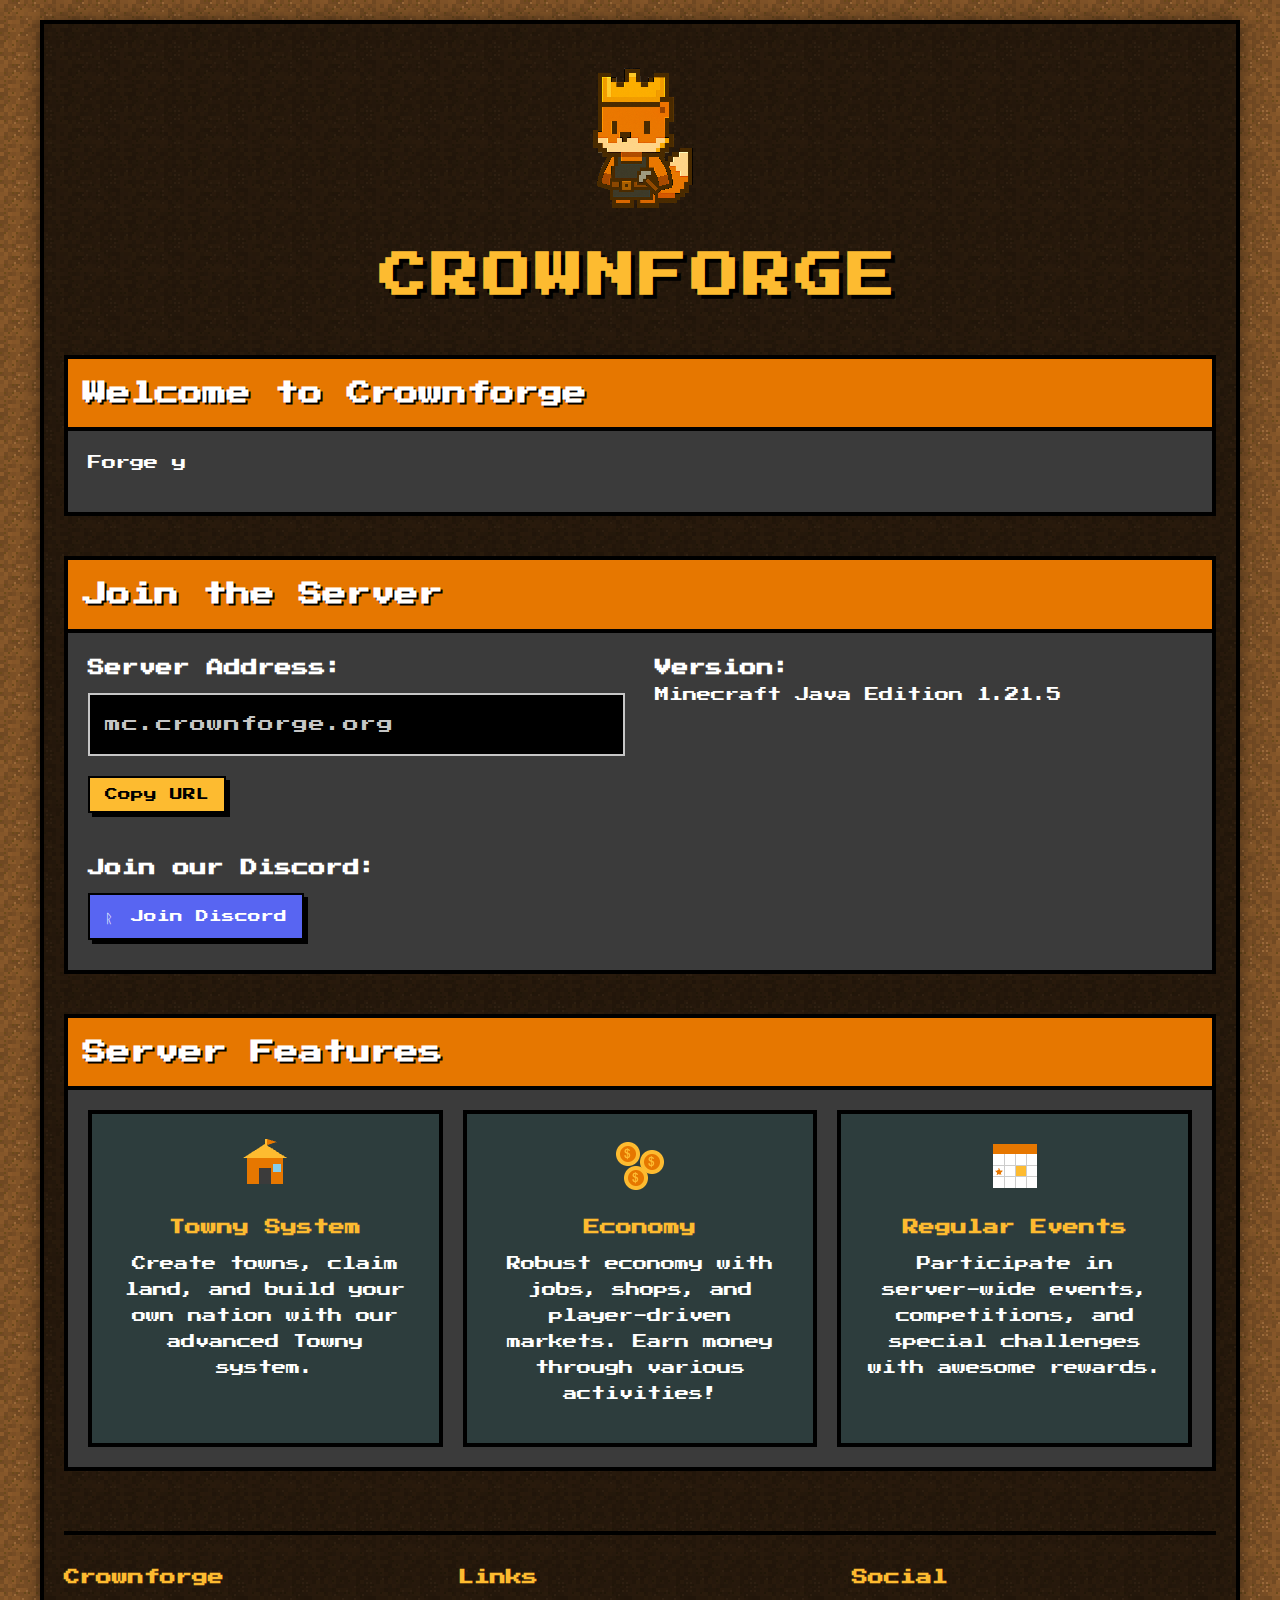
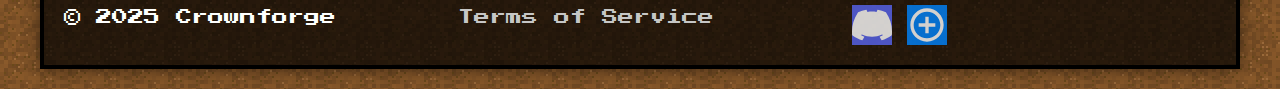
<file: index.html>
<!DOCTYPE html>
<html lang="en">
<head>
    <meta charset="UTF-8">
    <meta name="viewport" content="width=device-width, initial-scale=1.0">
    <meta name="description" content="Crownforge is a Towny-based Minecraft server focused on economy, conquest, and player-driven governance. Join our thriving community today!">
    <title>Crownforge - Minecraft Server</title>
    <link rel="stylesheet" href="styles.css">
    <link rel="icon" href="images/logo.png" type="image/png">
    <!-- Google Fonts - Press Start 2P for pixel style -->
    <link rel="preconnect" href="https://fonts.googleapis.com">
    <link rel="preconnect" href="https://fonts.gstatic.com" crossorigin>
    <link href="https://fonts.googleapis.com/css2?family=Press+Start+2P&display=swap" rel="stylesheet">
    <!-- Preload critical assets -->
    <link rel="preload" href="images/logo.png" as="image">
    <link rel="preload" href="images/dirt-bg.png" as="image">
</head>
<body>
    <div class="minecraft-container">
        <!-- Header with Logo and Mascot -->
        <header>
            <div class="logo-container">
                <img src="images/logo.png" 
                     srcset="images/logo.png 144w"
                     sizes="(max-width: 480px) 100px, (max-width: 768px) 120px, 200px"
                     alt="Crownforge Logo" 
                     class="logo"
                     width="144" 
                     height="144"
                     loading="eager">
            </div>
            <h1 class="server-title">CROWNFORGE</h1>
        </header>

        <!-- Welcome/Lore Section -->
        <section class="minecraft-section" id="welcome">
            <div class="section-title">
                <h2>Welcome to Crownforge</h2>
            </div>
            <div class="section-content">
                <p>Forge your destiny in a world where towns rise and fall, economies flourish, and players govern their own lands. Crownforge is a Towny-based Minecraft server focused on economy, conquest, and player-driven governance.</p>
                <p>Join a thriving community where your actions shape the world. Build magnificent towns, form powerful nations, and leave your mark on the realm of Crownforge!</p>
            </div>
        </section>

        <!-- Join the Server Section -->
        <section class="minecraft-section" id="join">
            <div class="section-title">
                <h2>Join the Server</h2>
            </div>
            <div class="section-content">
                <div class="server-info">
                    <div class="server-ip">
                        <h3>Server Address:</h3>
                        <div class="minecraft-textbox" id="server-ip">mc.crownforge.org</div>
                        <button class="minecraft-button" onclick="copyToClipboard('mc.crownforge.org')">Copy URL</button>
                    </div>
                    <div class="server-version">
                        <h3>Version:</h3>
                        <p>Minecraft Java Edition 1.21.5</p>
                    </div>
                </div>
                <div class="discord-invite">
                    <h3>Join our Discord:</h3>
                    <a href="https://discord.gg/arxgzVQKK8" target="_blank" class="minecraft-button discord-button">
                        <span class="discord-icon">ᚱ</span> Join Discord
                    </a>
                </div>
            </div>
        </section>

        <!-- Features Section -->
        <section class="minecraft-section" id="features">
            <div class="section-title">
                <h2>Server Features</h2>
            </div>
            <div class="section-content features-grid">
                <div class="feature-card">
                    <div class="feature-icon towny-icon" aria-label="Towny System Icon"></div>
                    <h3>Towny System</h3>
                    <p>Create towns, claim land, and build your own nation with our advanced Towny system.</p>
                </div>
                <div class="feature-card">
                    <div class="feature-icon economy-icon" aria-label="Economy Icon"></div>
                    <h3>Economy</h3>
                    <p>Robust economy with jobs, shops, and player-driven markets. Earn money through various activities!</p>
                </div>
                <div class="feature-card">
                    <div class="feature-icon events-icon" aria-label="Events Icon"></div>
                    <h3>Regular Events</h3>
                    <p>Participate in server-wide events, competitions, and special challenges with awesome rewards.</p>
                </div>
            </div>
        </section>


        <!-- Footer -->
        <footer>
            <div class="footer-content">
                <div class="footer-section">
                    <h3>Crownforge</h3>
                    <p>&copy; 2025 Crownforge</p>
                </div>
                <div class="footer-section">
                    <h3>Links</h3>
                    <ul>
                        <li><a href="terms-of-service.html">Terms of Service</a></li>
                    </ul>
                </div>
                <div class="footer-section">
                    <h3>Social</h3>
                    <div class="social-links">
                        <a href="https://discord.gg/arxgzVQKK8" class="social-icon discord">Discord</a>
                        <a href="https://bsky.app/profile/crownforge.org" class="social-icon bluesky">Bluesky</a>
                    </div>
                </div>
            </div>
        </footer>
    </div>

    <script src="script.js" defer></script>
</body>
</html>
</file>
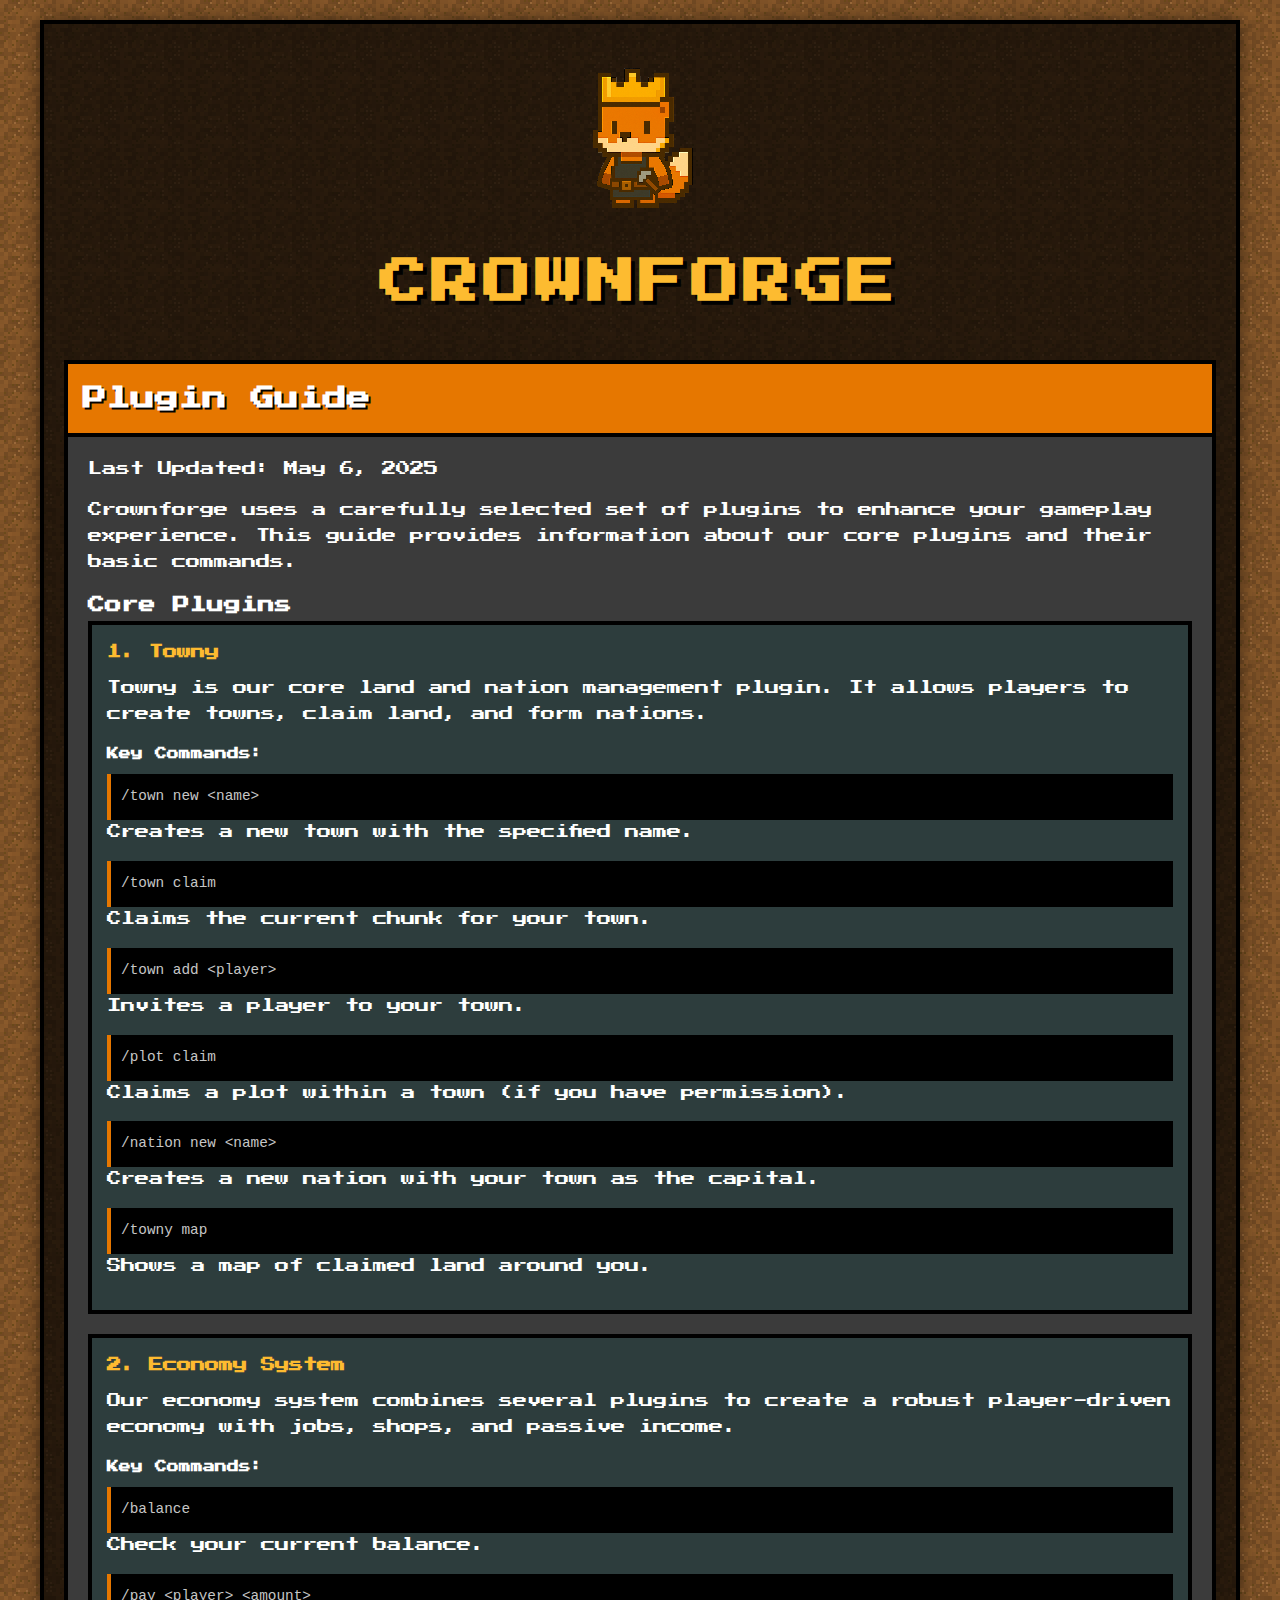
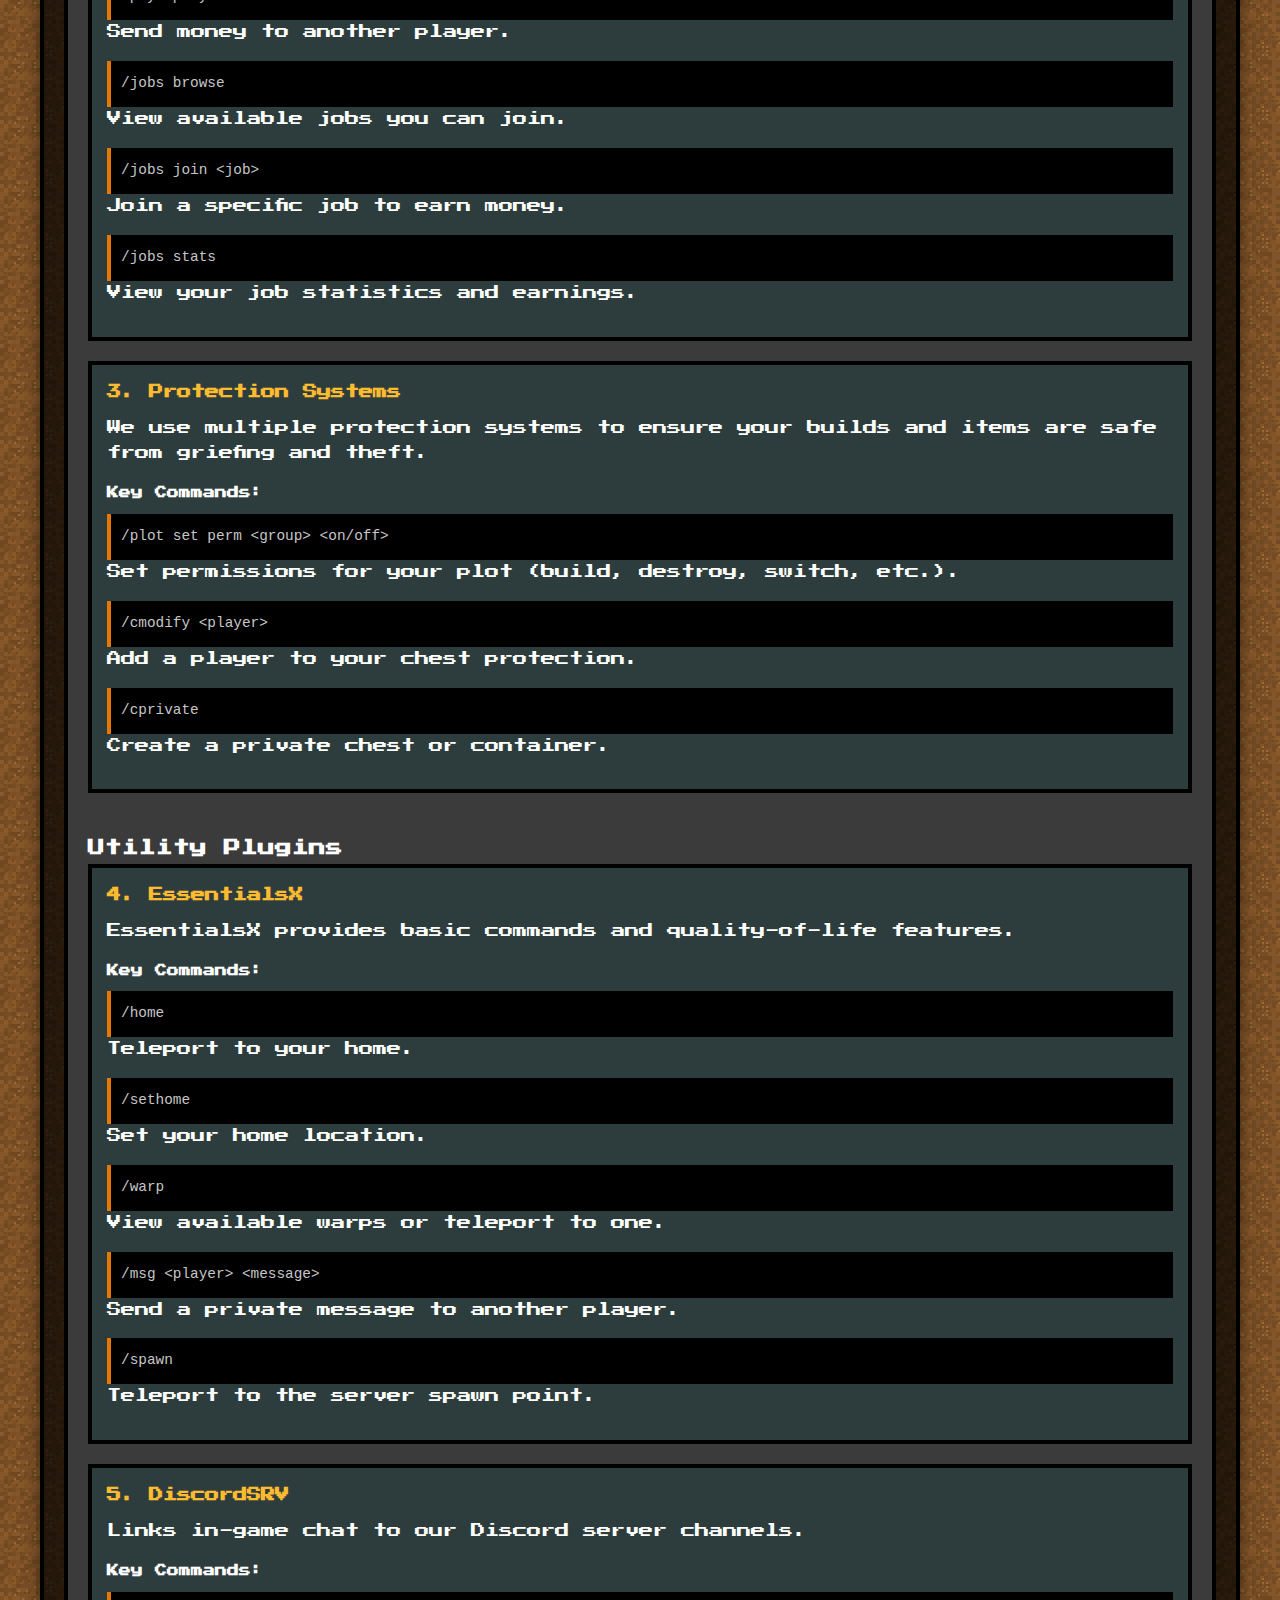
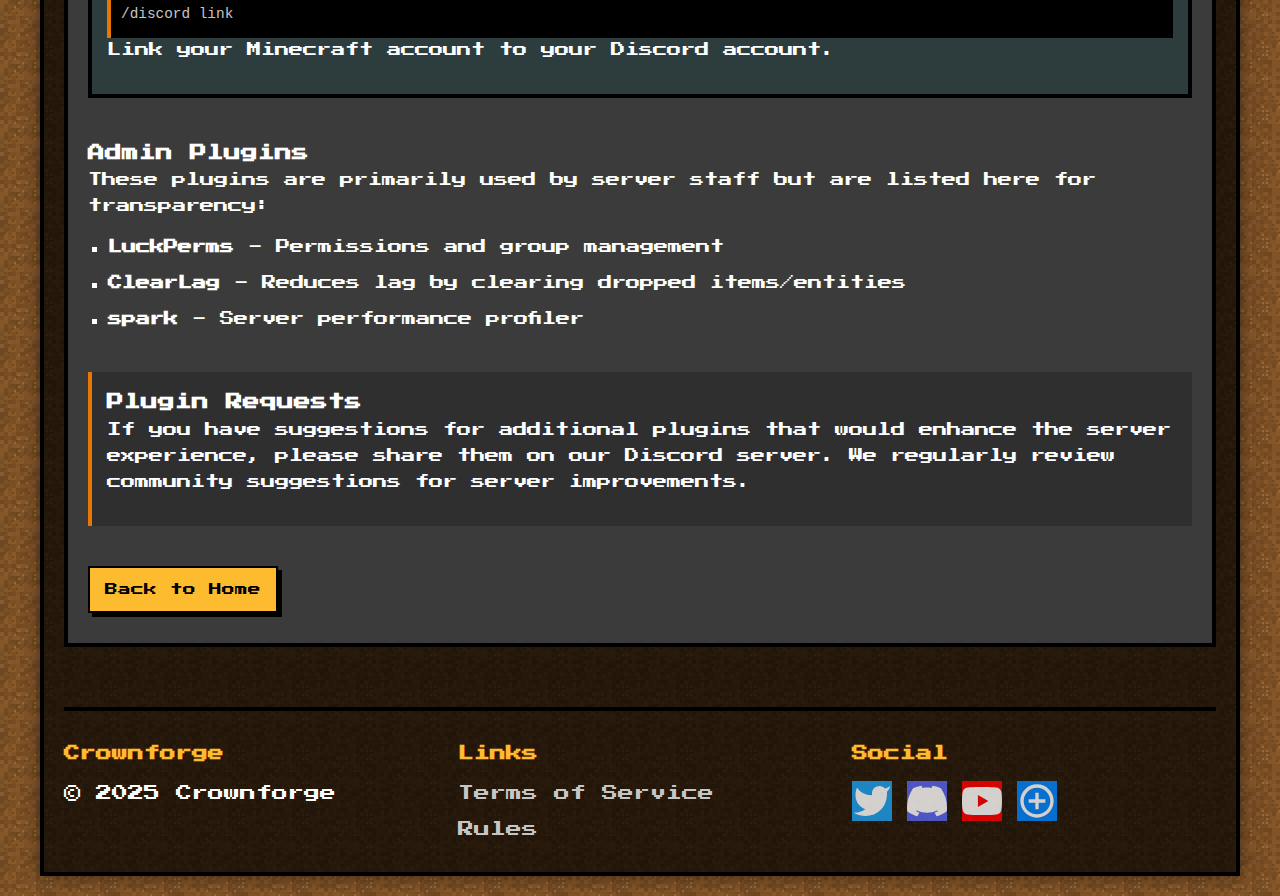
<file: plugin-guide.html>
<!DOCTYPE html>
<html lang="en">
<head>
    <meta charset="UTF-8">
    <meta name="viewport" content="width=device-width, initial-scale=1.0">
    <title>Plugin Guide - Crownforge</title>
    <link rel="stylesheet" href="styles.css">
    <link rel="icon" href="images/logo.png" type="image/png">
    <!-- Google Fonts - Press Start 2P for pixel style -->
    <link rel="preconnect" href="https://fonts.googleapis.com">
    <link rel="preconnect" href="https://fonts.gstatic.com" crossorigin>
    <link href="https://fonts.googleapis.com/css2?family=Press+Start+2P&display=swap" rel="stylesheet">
</head>
<body>
    <div class="minecraft-container">
        <!-- Header with Logo -->
        <header>
            <div class="logo-container">
                <a href="index.html"><img src="images/logo.png" alt="Crownforge Logo" class="logo"></a>
            </div>
            <h1 class="server-title">CROWNFORGE</h1>
        </header>

        <!-- Plugin Guide Section -->
        <section class="minecraft-section" id="plugin-guide">
            <div class="section-title">
                <h2>Plugin Guide</h2>
            </div>
            <div class="section-content">
                <p>Last Updated: May 6, 2025</p>
                <p>Crownforge uses a carefully selected set of plugins to enhance your gameplay experience. This guide provides information about our core plugins and their basic commands.</p>
                
                <div class="plugin-category">
                    <h3>Core Plugins</h3>
                    
                    <div class="plugin-details">
                        <h4>1. Towny</h4>
                        <p>Towny is our core land and nation management plugin. It allows players to create towns, claim land, and form nations.</p>
                        
                        <div class="command-section">
                            <h5>Key Commands:</h5>
                            <div class="command-example">/town new &lt;name&gt;</div>
                            <p>Creates a new town with the specified name.</p>
                            
                            <div class="command-example">/town claim</div>
                            <p>Claims the current chunk for your town.</p>
                            
                            <div class="command-example">/town add &lt;player&gt;</div>
                            <p>Invites a player to your town.</p>
                            
                            <div class="command-example">/plot claim</div>
                            <p>Claims a plot within a town (if you have permission).</p>
                            
                            <div class="command-example">/nation new &lt;name&gt;</div>
                            <p>Creates a new nation with your town as the capital.</p>
                            
                            <div class="command-example">/towny map</div>
                            <p>Shows a map of claimed land around you.</p>
                        </div>
                    </div>
                    
                    <div class="plugin-details">
                        <h4>2. Economy System</h4>
                        <p>Our economy system combines several plugins to create a robust player-driven economy with jobs, shops, and passive income.</p>
                        
                        <div class="command-section">
                            <h5>Key Commands:</h5>
                            <div class="command-example">/balance</div>
                            <p>Check your current balance.</p>
                            
                            <div class="command-example">/pay &lt;player&gt; &lt;amount&gt;</div>
                            <p>Send money to another player.</p>
                            
                            <div class="command-example">/jobs browse</div>
                            <p>View available jobs you can join.</p>
                            
                            <div class="command-example">/jobs join &lt;job&gt;</div>
                            <p>Join a specific job to earn money.</p>
                            
                            <div class="command-example">/jobs stats</div>
                            <p>View your job statistics and earnings.</p>
                        </div>
                    </div>
                    
                    <div class="plugin-details">
                        <h4>3. Protection Systems</h4>
                        <p>We use multiple protection systems to ensure your builds and items are safe from griefing and theft.</p>
                        
                        <div class="command-section">
                            <h5>Key Commands:</h5>
                            <div class="command-example">/plot set perm &lt;group&gt; &lt;on/off&gt;</div>
                            <p>Set permissions for your plot (build, destroy, switch, etc.).</p>
                            
                            <div class="command-example">/cmodify &lt;player&gt;</div>
                            <p>Add a player to your chest protection.</p>
                            
                            <div class="command-example">/cprivate</div>
                            <p>Create a private chest or container.</p>
                        </div>
                    </div>
                </div>
                
                <div class="plugin-category">
                    <h3>Utility Plugins</h3>
                    
                    <div class="plugin-details">
                        <h4>4. EssentialsX</h4>
                        <p>EssentialsX provides basic commands and quality-of-life features.</p>
                        
                        <div class="command-section">
                            <h5>Key Commands:</h5>
                            <div class="command-example">/home</div>
                            <p>Teleport to your home.</p>
                            
                            <div class="command-example">/sethome</div>
                            <p>Set your home location.</p>
                            
                            <div class="command-example">/warp</div>
                            <p>View available warps or teleport to one.</p>
                            
                            <div class="command-example">/msg &lt;player&gt; &lt;message&gt;</div>
                            <p>Send a private message to another player.</p>
                            
                            <div class="command-example">/spawn</div>
                            <p>Teleport to the server spawn point.</p>
                        </div>
                    </div>
                    
                    <div class="plugin-details">
                        <h4>5. DiscordSRV</h4>
                        <p>Links in-game chat to our Discord server channels.</p>
                        
                        <div class="command-section">
                            <h5>Key Commands:</h5>
                            <div class="command-example">/discord link</div>
                            <p>Link your Minecraft account to your Discord account.</p>
                        </div>
                    </div>
                </div>
                
                <div class="plugin-category">
                    <h3>Admin Plugins</h3>
                    <p>These plugins are primarily used by server staff but are listed here for transparency:</p>
                    
                    <ul class="admin-plugins">
                        <li><strong>LuckPerms</strong> - Permissions and group management</li>
                        <li><strong>ClearLag</strong> - Reduces lag by clearing dropped items/entities</li>
                        <li><strong>spark</strong> - Server performance profiler</li>
                    </ul>
                </div>
                
                <div class="plugin-note">
                    <h3>Plugin Requests</h3>
                    <p>If you have suggestions for additional plugins that would enhance the server experience, please share them on our Discord server. We regularly review community suggestions for server improvements.</p>
                </div>
                
                <div class="navigation-buttons">
                    <a href="index.html" class="minecraft-button">Back to Home</a>
                </div>
            </div>
        </section>

        <!-- Footer -->
        <footer>
            <div class="footer-content">
                <div class="footer-section">
                    <h3>Crownforge</h3>
                    <p>&copy; 2025 Crownforge</p>
                </div>
                <div class="footer-section">
                    <h3>Links</h3>
                    <ul>
                        <li><a href="terms-of-service.html">Terms of Service</a></li>
                        <li><a href="rules.html">Rules</a></li>
                    </ul>
                </div>
                <div class="footer-section">
                    <h3>Social</h3>
                    <div class="social-links">
                        <a href="#" class="social-icon twitter">Twitter</a>
                        <a href="https://discord.gg/arxgzVQKK8" class="social-icon discord">Discord</a>
                        <a href="#" class="social-icon youtube">YouTube</a>
                        <a href="https://bsky.app/profile/crownforge.org" class="social-icon bluesky">Bluesky</a>
                    </div>
                </div>
            </div>
        </footer>
    </div>

    <script src="script.js"></script>
</body>
</html>
</file>
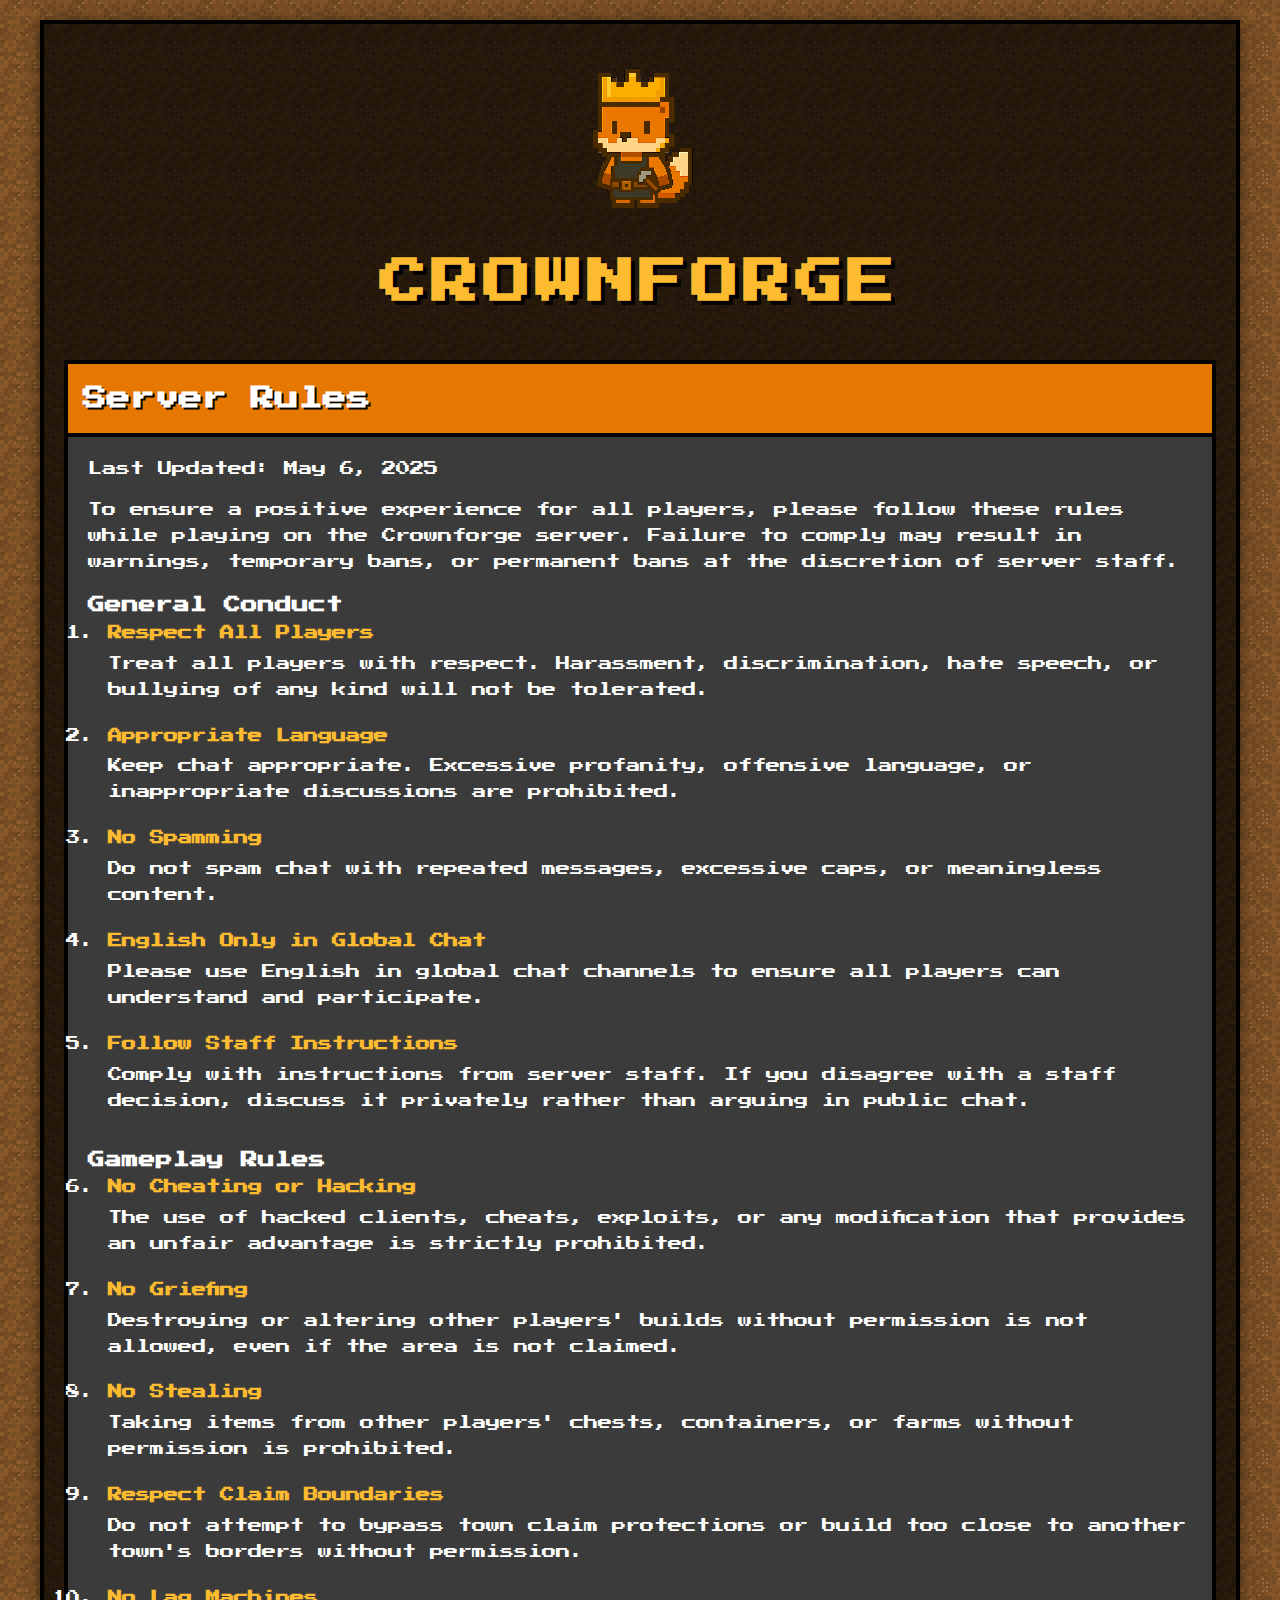
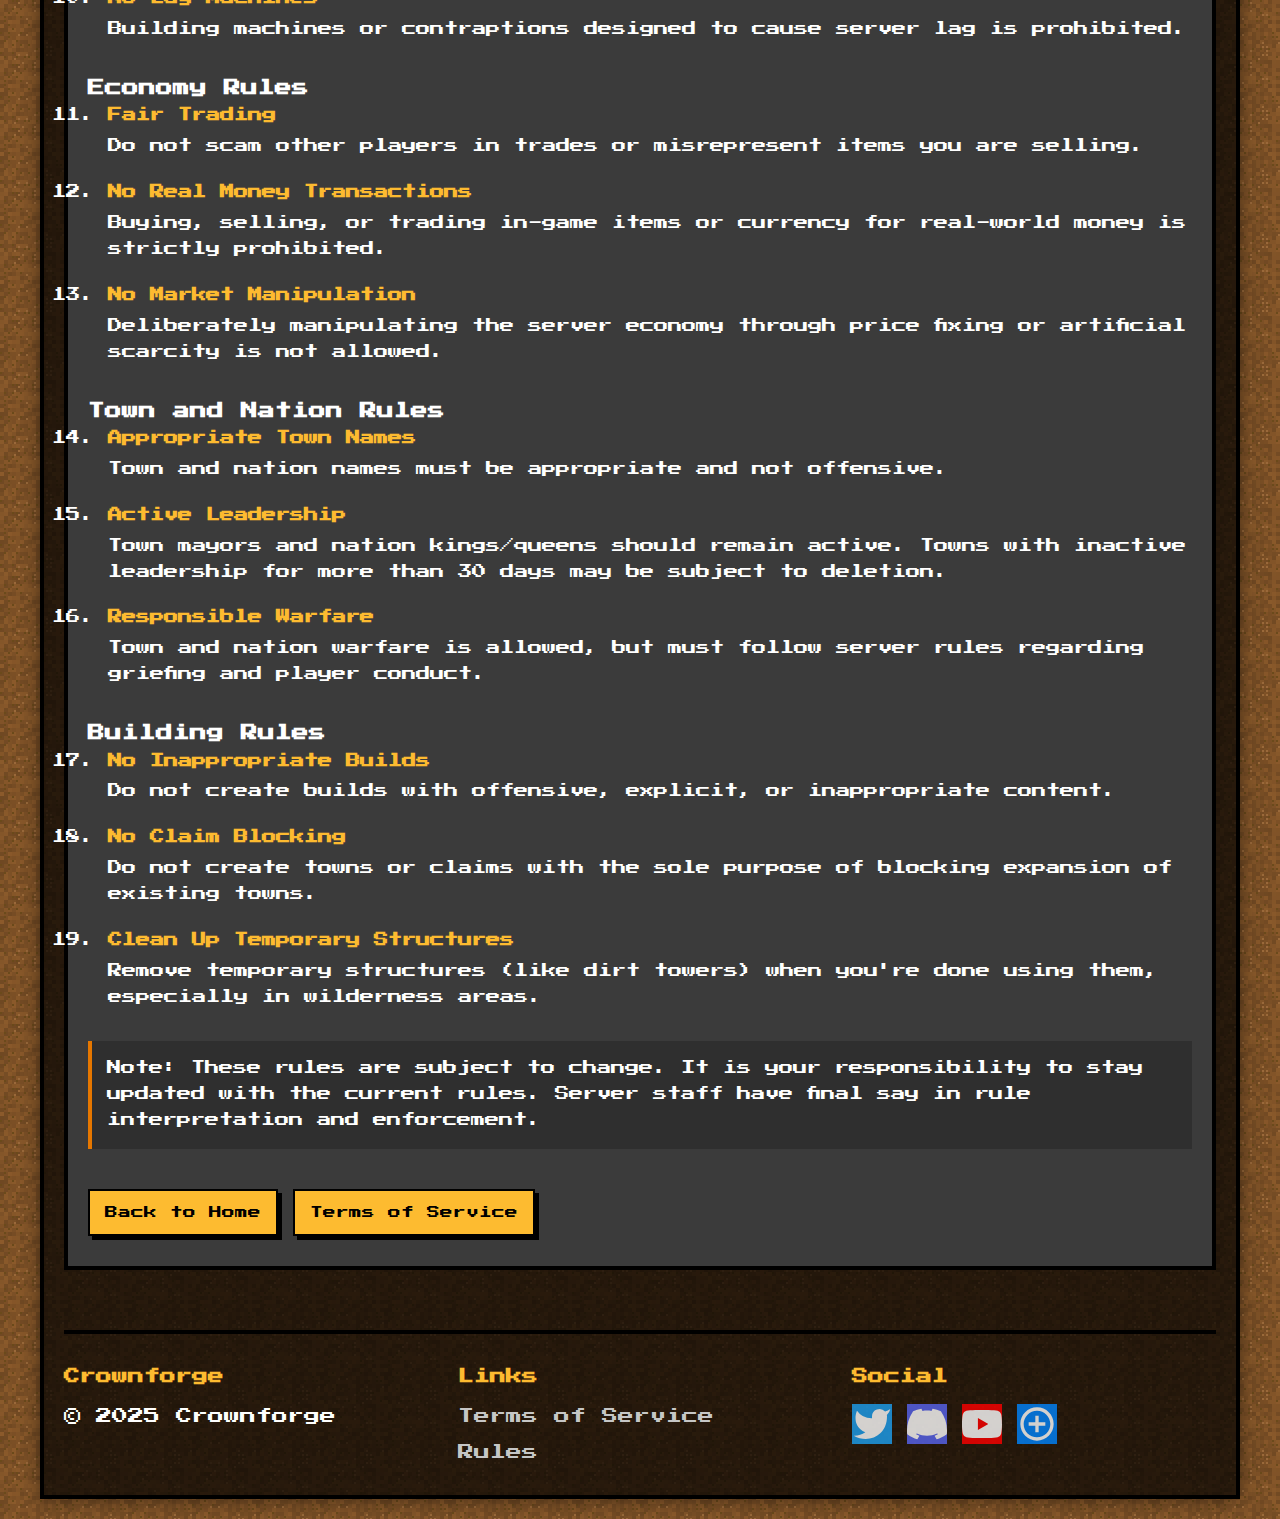
<file: rules.html>
<!DOCTYPE html>
<html lang="en">
<head>
    <meta charset="UTF-8">
    <meta name="viewport" content="width=device-width, initial-scale=1.0">
    <title>Server Rules - Crownforge</title>
    <link rel="stylesheet" href="styles.css">
    <link rel="icon" href="logo.png" type="image/png">
    <!-- Google Fonts - Press Start 2P for pixel style -->
    <link rel="preconnect" href="https://fonts.googleapis.com">
    <link rel="preconnect" href="https://fonts.gstatic.com" crossorigin>
    <link href="https://fonts.googleapis.com/css2?family=Press+Start+2P&display=swap" rel="stylesheet">
</head>
<body>
    <div class="minecraft-container">
        <!-- Header with Logo -->
        <header>
            <div class="logo-container">
                <a href="index.html"><img src="logo.png" alt="Crownforge Logo" class="logo"></a>
            </div>
            <h1 class="server-title">CROWNFORGE</h1>
        </header>

        <!-- Rules Section -->
        <section class="minecraft-section" id="rules">
            <div class="section-title">
                <h2>Server Rules</h2>
            </div>
            <div class="section-content">
                <p>Last Updated: May 6, 2025</p>
                <p>To ensure a positive experience for all players, please follow these rules while playing on the Crownforge server. Failure to comply may result in warnings, temporary bans, or permanent bans at the discretion of server staff.</p>
                
                <div class="rule-category">
                    <h3>General Conduct</h3>
                    <ol class="rules-list">
                        <li>
                            <span class="rule-title">Respect All Players</span>
                            <p>Treat all players with respect. Harassment, discrimination, hate speech, or bullying of any kind will not be tolerated.</p>
                        </li>
                        <li>
                            <span class="rule-title">Appropriate Language</span>
                            <p>Keep chat appropriate. Excessive profanity, offensive language, or inappropriate discussions are prohibited.</p>
                        </li>
                        <li>
                            <span class="rule-title">No Spamming</span>
                            <p>Do not spam chat with repeated messages, excessive caps, or meaningless content.</p>
                        </li>
                        <li>
                            <span class="rule-title">English Only in Global Chat</span>
                            <p>Please use English in global chat channels to ensure all players can understand and participate.</p>
                        </li>
                        <li>
                            <span class="rule-title">Follow Staff Instructions</span>
                            <p>Comply with instructions from server staff. If you disagree with a staff decision, discuss it privately rather than arguing in public chat.</p>
                        </li>
                    </ol>
                </div>
                
                <div class="rule-category">
                    <h3>Gameplay Rules</h3>
                    <ol class="rules-list" start="6">
                        <li>
                            <span class="rule-title">No Cheating or Hacking</span>
                            <p>The use of hacked clients, cheats, exploits, or any modification that provides an unfair advantage is strictly prohibited.</p>
                        </li>
                        <li>
                            <span class="rule-title">No Griefing</span>
                            <p>Destroying or altering other players' builds without permission is not allowed, even if the area is not claimed.</p>
                        </li>
                        <li>
                            <span class="rule-title">No Stealing</span>
                            <p>Taking items from other players' chests, containers, or farms without permission is prohibited.</p>
                        </li>
                        <li>
                            <span class="rule-title">Respect Claim Boundaries</span>
                            <p>Do not attempt to bypass town claim protections or build too close to another town's borders without permission.</p>
                        </li>
                        <li>
                            <span class="rule-title">No Lag Machines</span>
                            <p>Building machines or contraptions designed to cause server lag is prohibited.</p>
                        </li>
                    </ol>
                </div>
                
                <div class="rule-category">
                    <h3>Economy Rules</h3>
                    <ol class="rules-list" start="11">
                        <li>
                            <span class="rule-title">Fair Trading</span>
                            <p>Do not scam other players in trades or misrepresent items you are selling.</p>
                        </li>
                        <li>
                            <span class="rule-title">No Real Money Transactions</span>
                            <p>Buying, selling, or trading in-game items or currency for real-world money is strictly prohibited.</p>
                        </li>
                        <li>
                            <span class="rule-title">No Market Manipulation</span>
                            <p>Deliberately manipulating the server economy through price fixing or artificial scarcity is not allowed.</p>
                        </li>
                    </ol>
                </div>
                
                <div class="rule-category">
                    <h3>Town and Nation Rules</h3>
                    <ol class="rules-list" start="14">
                        <li>
                            <span class="rule-title">Appropriate Town Names</span>
                            <p>Town and nation names must be appropriate and not offensive.</p>
                        </li>
                        <li>
                            <span class="rule-title">Active Leadership</span>
                            <p>Town mayors and nation kings/queens should remain active. Towns with inactive leadership for more than 30 days may be subject to deletion.</p>
                        </li>
                        <li>
                            <span class="rule-title">Responsible Warfare</span>
                            <p>Town and nation warfare is allowed, but must follow server rules regarding griefing and player conduct.</p>
                        </li>
                    </ol>
                </div>
                
                <div class="rule-category">
                    <h3>Building Rules</h3>
                    <ol class="rules-list" start="17">
                        <li>
                            <span class="rule-title">No Inappropriate Builds</span>
                            <p>Do not create builds with offensive, explicit, or inappropriate content.</p>
                        </li>
                        <li>
                            <span class="rule-title">No Claim Blocking</span>
                            <p>Do not create towns or claims with the sole purpose of blocking expansion of existing towns.</p>
                        </li>
                        <li>
                            <span class="rule-title">Clean Up Temporary Structures</span>
                            <p>Remove temporary structures (like dirt towers) when you're done using them, especially in wilderness areas.</p>
                        </li>
                    </ol>
                </div>
                
                <p class="rules-note">Note: These rules are subject to change. It is your responsibility to stay updated with the current rules. Server staff have final say in rule interpretation and enforcement.</p>
                
                <div class="navigation-buttons">
                    <a href="index.html" class="minecraft-button">Back to Home</a>
                    <a href="terms-of-service.html" class="minecraft-button">Terms of Service</a>
                </div>
            </div>
        </section>

        <!-- Footer -->
        <footer>
            <div class="footer-content">
                <div class="footer-section">
                    <h3>Crownforge</h3>
                    <p>&copy; 2025 Crownforge</p>
                </div>
                <div class="footer-section">
                    <h3>Links</h3>
                    <ul>
                        <li><a href="terms-of-service.html">Terms of Service</a></li>
                        <li><a href="rules.html">Rules</a></li>
                    </ul>
                </div>
                <div class="footer-section">
                    <h3>Social</h3>
                    <div class="social-links">
                        <a href="#" class="social-icon twitter">Twitter</a>
                        <a href="https://discord.gg/arxgzVQKK8" class="social-icon discord">Discord</a>
                        <a href="#" class="social-icon youtube">YouTube</a>
                        <a href="https://bsky.app/profile/crownforge.org" class="social-icon bluesky">Bluesky</a>
                    </div>
                </div>
            </div>
        </footer>
    </div>

    <script src="script.js"></script>
</body>
</html>
</file>
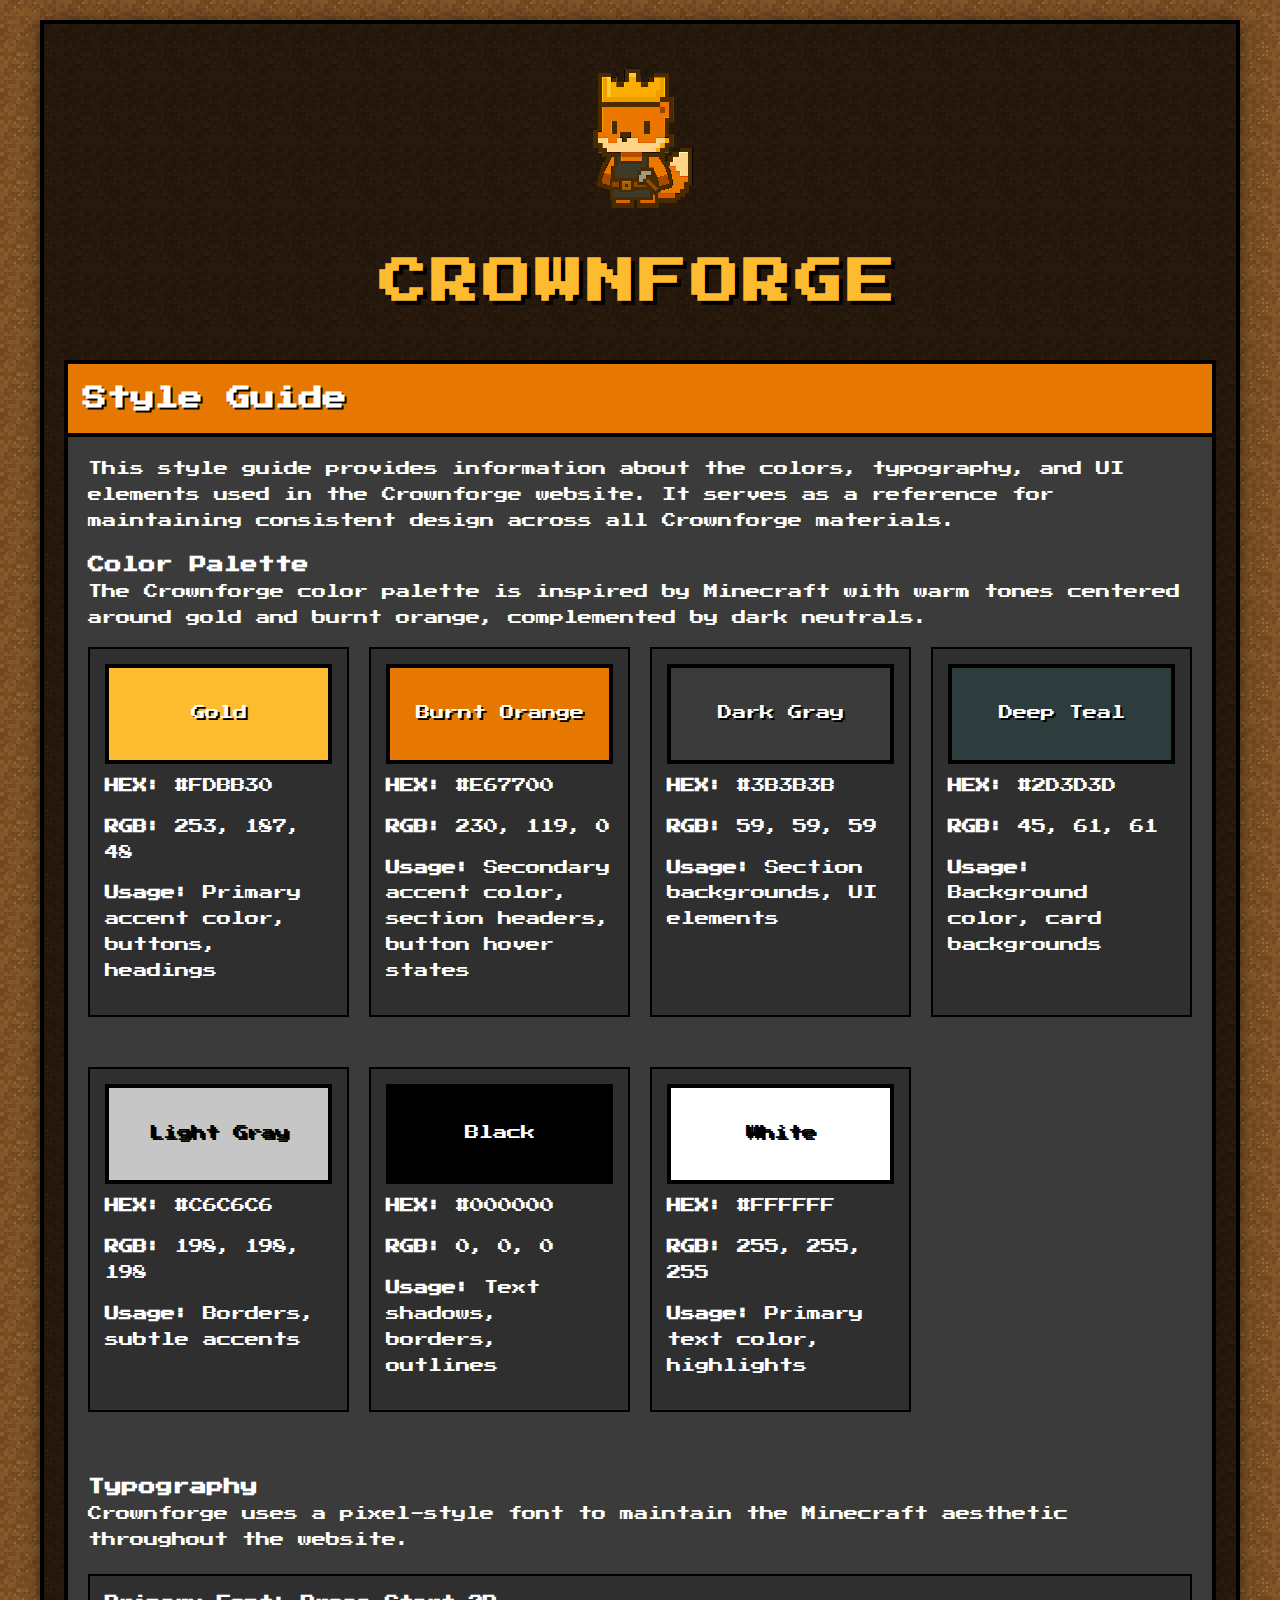
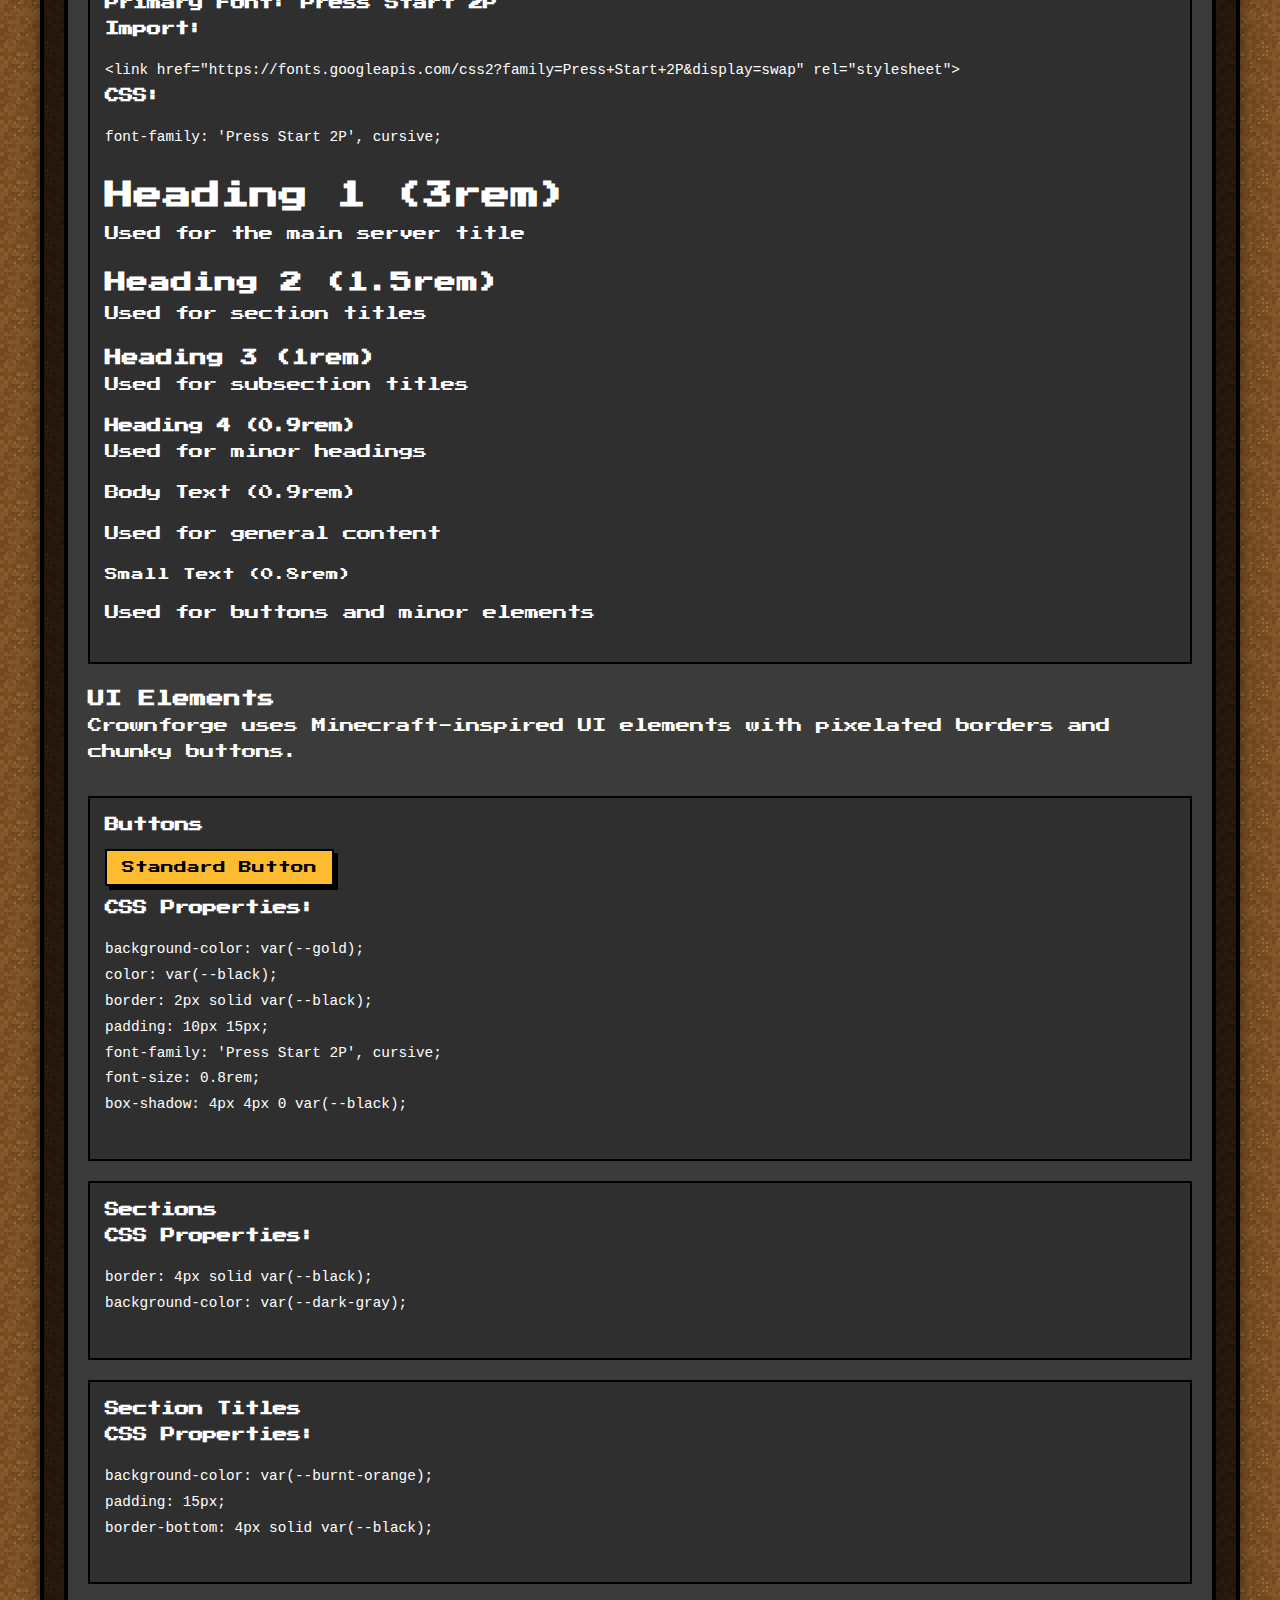
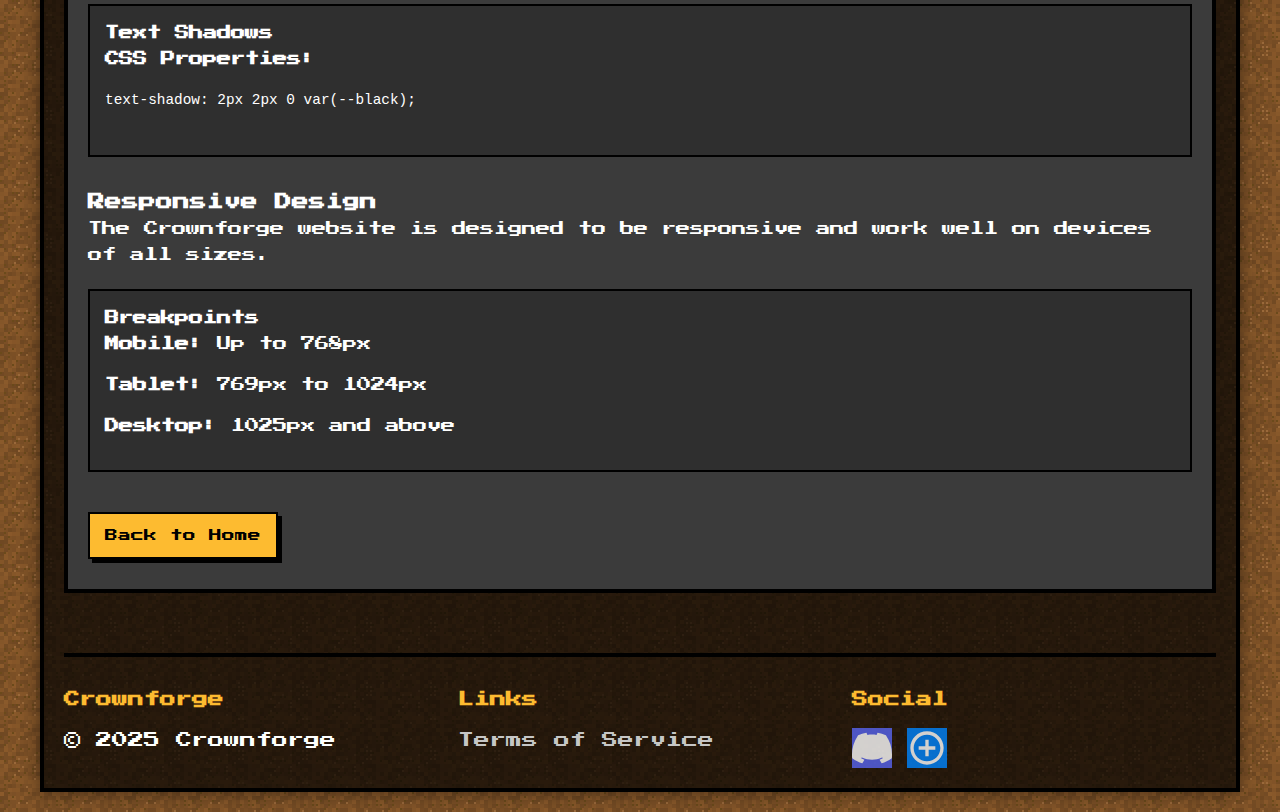
<file: style-guide.html>
<!DOCTYPE html>
<html lang="en">
<head>
    <meta charset="UTF-8">
    <meta name="viewport" content="width=device-width, initial-scale=1.0">
    <title>Style Guide - Crownforge</title>
    <link rel="stylesheet" href="styles.css">
    <link rel="icon" href="images/logo.png" type="image/png">
    <!-- Google Fonts - Press Start 2P for pixel style -->
    <link rel="preconnect" href="https://fonts.googleapis.com">
    <link rel="preconnect" href="https://fonts.gstatic.com" crossorigin>
    <link href="https://fonts.googleapis.com/css2?family=Press+Start+2P&display=swap" rel="stylesheet">
    <style>
        .color-swatch {
            width: 100%;
            height: 100px;
            margin-bottom: 10px;
            border: 4px solid #000;
            display: flex;
            align-items: center;
            justify-content: center;
            color: white;
            text-shadow: 2px 2px 0 #000;
        }
        
        .color-info {
            margin-bottom: 30px;
            background-color: rgba(0, 0, 0, 0.2);
            padding: 15px;
            border: 2px solid #000;
        }
        
        .color-grid {
            display: grid;
            grid-template-columns: repeat(auto-fit, minmax(250px, 1fr));
            gap: 20px;
            margin-bottom: 30px;
        }
        
        .font-example {
            margin: 20px 0;
            padding: 15px;
            background-color: rgba(0, 0, 0, 0.2);
            border: 2px solid #000;
        }
        
        .font-sizes {
            margin: 20px 0;
        }
        
        .font-size-example {
            margin: 10px 0;
        }
        
        .ui-elements {
            margin: 30px 0;
        }
        
        .ui-element-example {
            margin: 20px 0;
            padding: 15px;
            background-color: rgba(0, 0, 0, 0.2);
            border: 2px solid #000;
        }
    </style>
</head>
<body>
    <div class="minecraft-container">
        <!-- Header with Logo -->
        <header>
            <div class="logo-container">
                <a href="index.html"><img src="images/logo.png" alt="Crownforge Logo" class="logo"></a>
            </div>
            <h1 class="server-title">CROWNFORGE</h1>
        </header>

        <!-- Style Guide Section -->
        <section class="minecraft-section" id="style-guide">
            <div class="section-title">
                <h2>Style Guide</h2>
            </div>
            <div class="section-content">
                <p>This style guide provides information about the colors, typography, and UI elements used in the Crownforge website. It serves as a reference for maintaining consistent design across all Crownforge materials.</p>
                
                <h3>Color Palette</h3>
                <p>The Crownforge color palette is inspired by Minecraft with warm tones centered around gold and burnt orange, complemented by dark neutrals.</p>
                
                <div class="color-grid">
                    <div class="color-info">
                        <div class="color-swatch" style="background-color: #FDBB30;">
                            Gold
                        </div>
                        <p><strong>HEX:</strong> #FDBB30</p>
                        <p><strong>RGB:</strong> 253, 187, 48</p>
                        <p><strong>Usage:</strong> Primary accent color, buttons, headings</p>
                    </div>
                    
                    <div class="color-info">
                        <div class="color-swatch" style="background-color: #E67700;">
                            Burnt Orange
                        </div>
                        <p><strong>HEX:</strong> #E67700</p>
                        <p><strong>RGB:</strong> 230, 119, 0</p>
                        <p><strong>Usage:</strong> Secondary accent color, section headers, button hover states</p>
                    </div>
                    
                    <div class="color-info">
                        <div class="color-swatch" style="background-color: #3B3B3B;">
                            Dark Gray
                        </div>
                        <p><strong>HEX:</strong> #3B3B3B</p>
                        <p><strong>RGB:</strong> 59, 59, 59</p>
                        <p><strong>Usage:</strong> Section backgrounds, UI elements</p>
                    </div>
                    
                    <div class="color-info">
                        <div class="color-swatch" style="background-color: #2D3D3D;">
                            Deep Teal
                        </div>
                        <p><strong>HEX:</strong> #2D3D3D</p>
                        <p><strong>RGB:</strong> 45, 61, 61</p>
                        <p><strong>Usage:</strong> Background color, card backgrounds</p>
                    </div>
                    
                    <div class="color-info">
                        <div class="color-swatch" style="background-color: #C6C6C6; color: #000;">
                            Light Gray
                        </div>
                        <p><strong>HEX:</strong> #C6C6C6</p>
                        <p><strong>RGB:</strong> 198, 198, 198</p>
                        <p><strong>Usage:</strong> Borders, subtle accents</p>
                    </div>
                    
                    <div class="color-info">
                        <div class="color-swatch" style="background-color: #000000;">
                            Black
                        </div>
                        <p><strong>HEX:</strong> #000000</p>
                        <p><strong>RGB:</strong> 0, 0, 0</p>
                        <p><strong>Usage:</strong> Text shadows, borders, outlines</p>
                    </div>
                    
                    <div class="color-info">
                        <div class="color-swatch" style="background-color: #FFFFFF; color: #000;">
                            White
                        </div>
                        <p><strong>HEX:</strong> #FFFFFF</p>
                        <p><strong>RGB:</strong> 255, 255, 255</p>
                        <p><strong>Usage:</strong> Primary text color, highlights</p>
                    </div>
                </div>
                
                <h3>Typography</h3>
                <p>Crownforge uses a pixel-style font to maintain the Minecraft aesthetic throughout the website.</p>
                
                <div class="font-example">
                    <h4>Primary Font: Press Start 2P</h4>
                    <p><strong>Import:</strong></p>
                    <pre>&lt;link href="https://fonts.googleapis.com/css2?family=Press+Start+2P&display=swap" rel="stylesheet"&gt;</pre>
                    <p><strong>CSS:</strong></p>
                    <pre>font-family: 'Press Start 2P', cursive;</pre>
                    
                    <div class="font-sizes">
                        <div class="font-size-example">
                            <h1>Heading 1 (3rem)</h1>
                            <p>Used for the main server title</p>
                        </div>
                        <div class="font-size-example">
                            <h2>Heading 2 (1.5rem)</h2>
                            <p>Used for section titles</p>
                        </div>
                        <div class="font-size-example">
                            <h3>Heading 3 (1rem)</h3>
                            <p>Used for subsection titles</p>
                        </div>
                        <div class="font-size-example">
                            <h4>Heading 4 (0.9rem)</h4>
                            <p>Used for minor headings</p>
                        </div>
                        <div class="font-size-example">
                            <p style="font-size: 0.9rem;">Body Text (0.9rem)</p>
                            <p>Used for general content</p>
                        </div>
                        <div class="font-size-example">
                            <p style="font-size: 0.8rem;">Small Text (0.8rem)</p>
                            <p>Used for buttons and minor elements</p>
                        </div>
                    </div>
                </div>
                
                <h3>UI Elements</h3>
                <p>Crownforge uses Minecraft-inspired UI elements with pixelated borders and chunky buttons.</p>
                
                <div class="ui-elements">
                    <div class="ui-element-example">
                        <h4>Buttons</h4>
                        <button class="minecraft-button">Standard Button</button>
                        <p><strong>CSS Properties:</strong></p>
                        <pre>
background-color: var(--gold);
color: var(--black);
border: 2px solid var(--black);
padding: 10px 15px;
font-family: 'Press Start 2P', cursive;
font-size: 0.8rem;
box-shadow: 4px 4px 0 var(--black);
                        </pre>
                    </div>
                    
                    <div class="ui-element-example">
                        <h4>Sections</h4>
                        <p><strong>CSS Properties:</strong></p>
                        <pre>
border: 4px solid var(--black);
background-color: var(--dark-gray);
                        </pre>
                    </div>
                    
                    <div class="ui-element-example">
                        <h4>Section Titles</h4>
                        <p><strong>CSS Properties:</strong></p>
                        <pre>
background-color: var(--burnt-orange);
padding: 15px;
border-bottom: 4px solid var(--black);
                        </pre>
                    </div>
                    
                    <div class="ui-element-example">
                        <h4>Text Shadows</h4>
                        <p><strong>CSS Properties:</strong></p>
                        <pre>
text-shadow: 2px 2px 0 var(--black);
                        </pre>
                    </div>
                </div>
                
                <h3>Responsive Design</h3>
                <p>The Crownforge website is designed to be responsive and work well on devices of all sizes.</p>
                
                <div class="ui-element-example">
                    <h4>Breakpoints</h4>
                    <p><strong>Mobile:</strong> Up to 768px</p>
                    <p><strong>Tablet:</strong> 769px to 1024px</p>
                    <p><strong>Desktop:</strong> 1025px and above</p>
                </div>
                
                <div class="navigation-buttons">
                    <a href="index.html" class="minecraft-button">Back to Home</a>
                </div>
            </div>
        </section>

        <!-- Footer -->
        <footer>
            <div class="footer-content">
                <div class="footer-section">
                    <h3>Crownforge</h3>
                    <p>&copy; 2025 Crownforge</p>
                </div>
                <div class="footer-section">
                    <h3>Links</h3>
                    <ul>
                        <li><a href="terms-of-service.html">Terms of Service</a></li>
                    </ul>
                </div>
                <div class="footer-section">
                    <h3>Social</h3>
                    <div class="social-links">
                        <a href="https://discord.gg/arxgzVQKK8" class="social-icon discord">Discord</a>
                        <a href="https://bsky.app/profile/crownforge.org" class="social-icon bluesky">Bluesky</a>
                    </div>
                </div>
            </div>
        </footer>
    </div>

    <script src="script.js"></script>
</body>
</html>
</file>
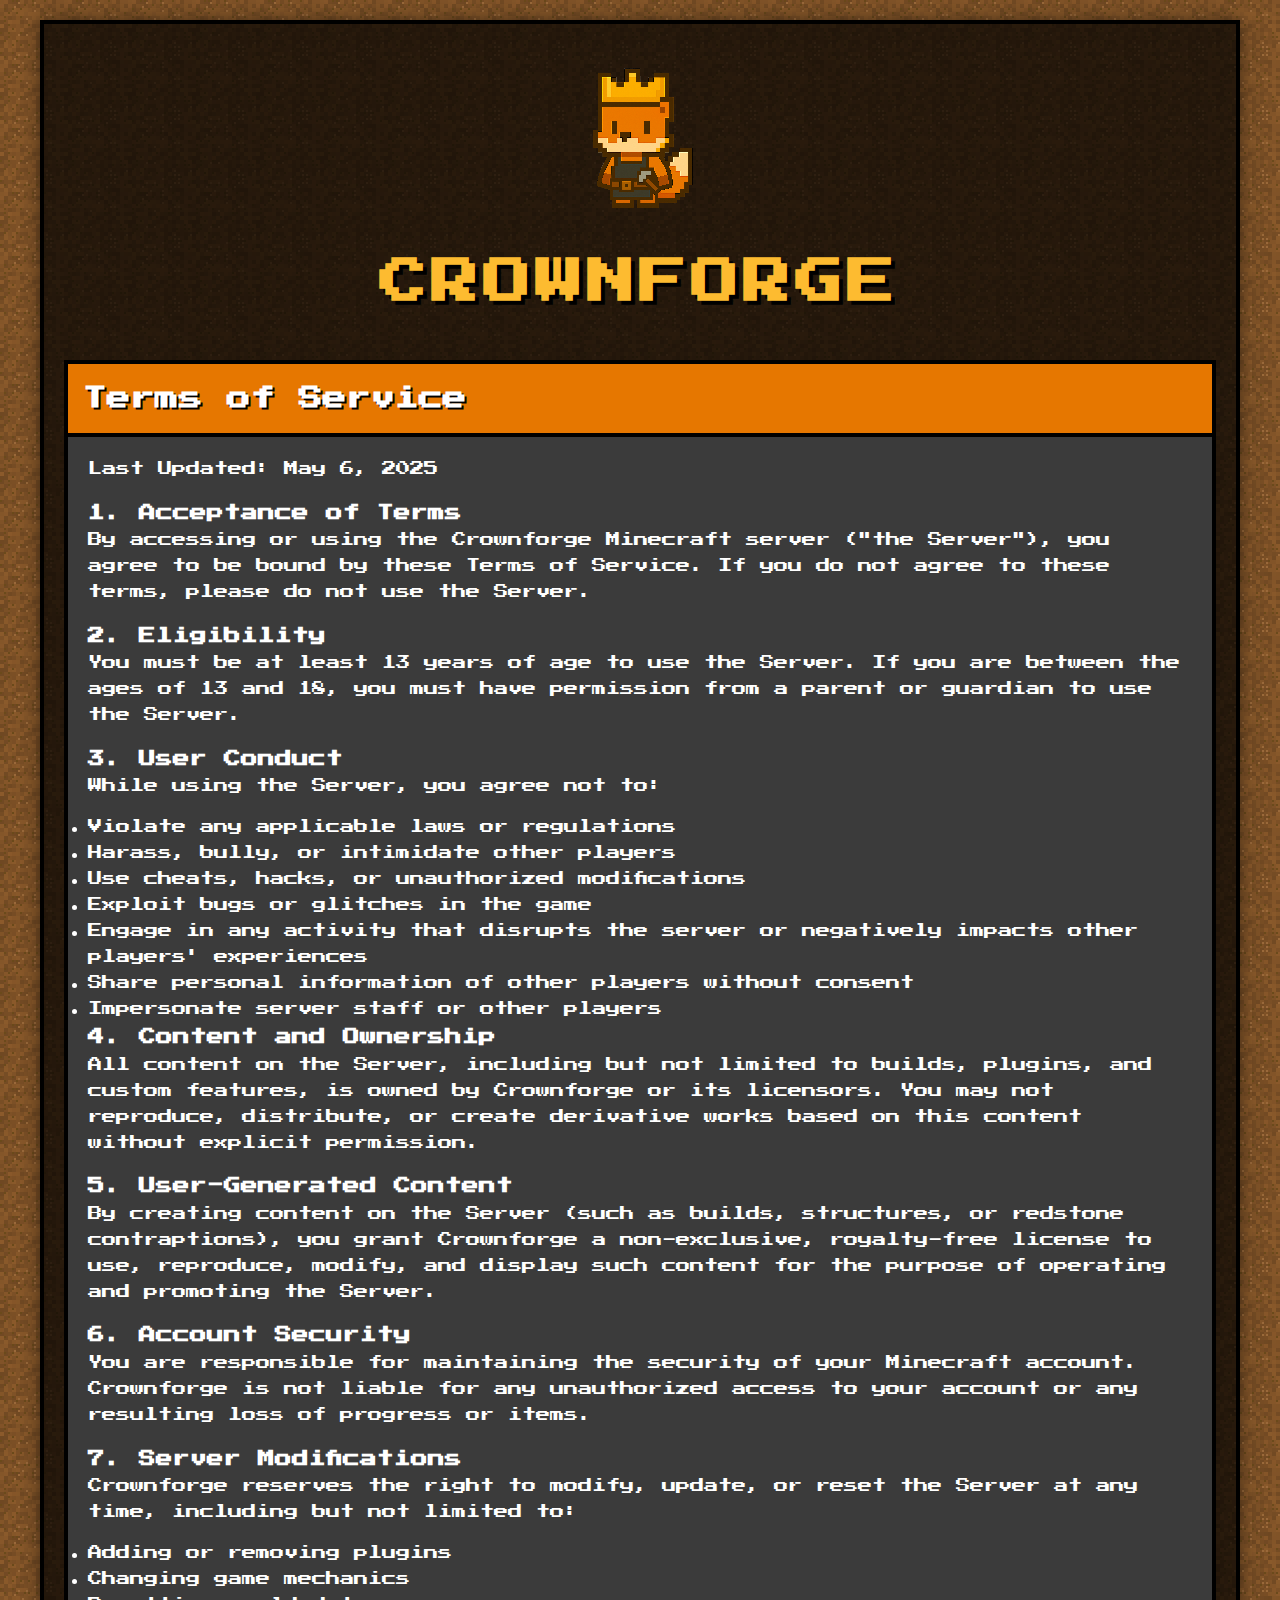
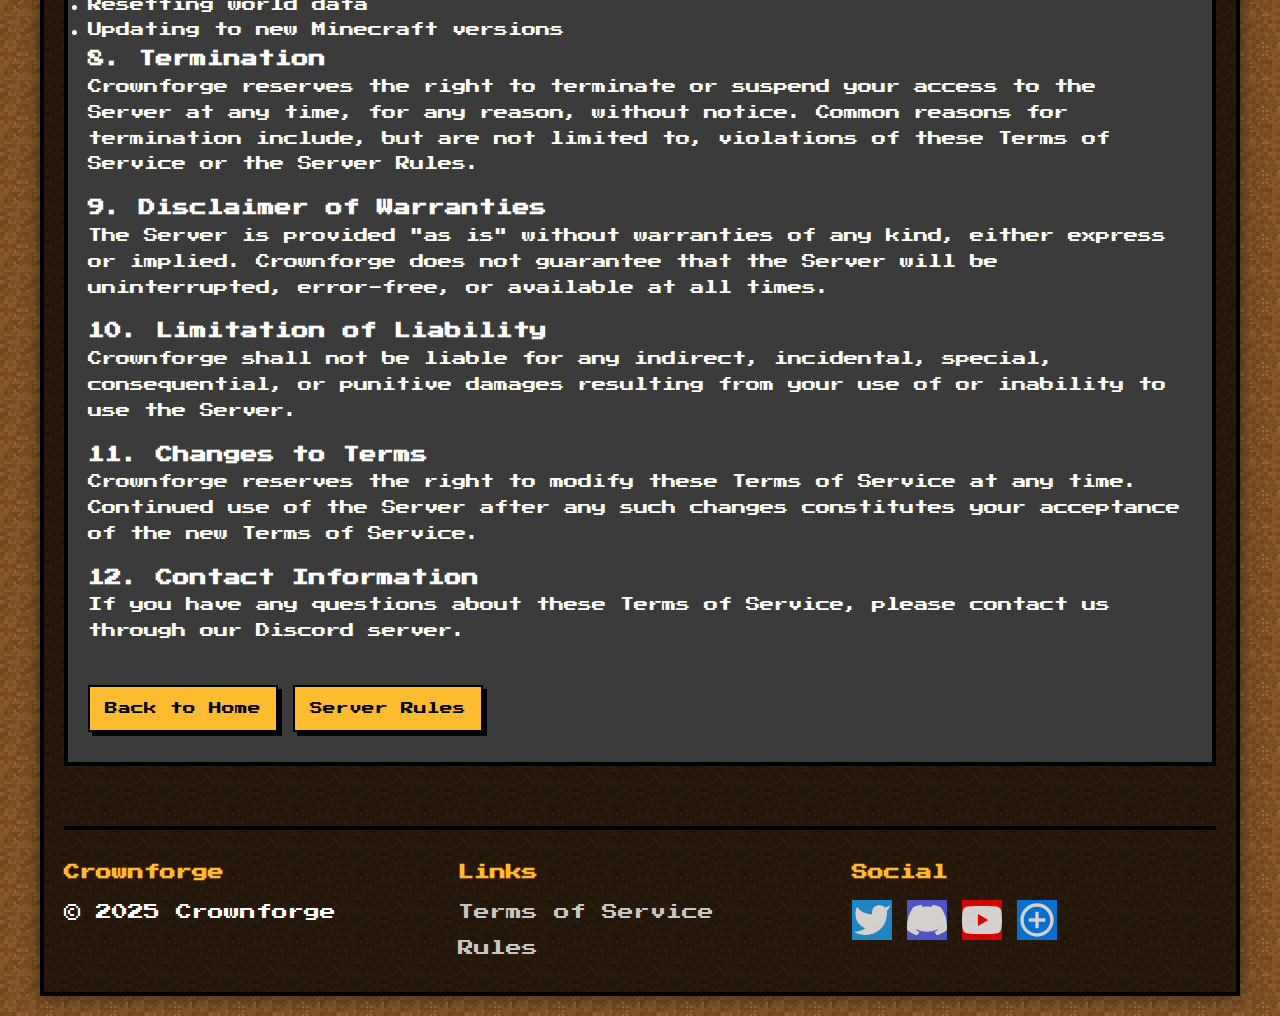
<file: terms-of-service.html>
<!DOCTYPE html>
<html lang="en">
<head>
    <meta charset="UTF-8">
    <meta name="viewport" content="width=device-width, initial-scale=1.0">
    <title>Terms of Service - Crownforge</title>
    <link rel="stylesheet" href="styles.css">
    <link rel="icon" href="logo.png" type="image/png">
    <!-- Google Fonts - Press Start 2P for pixel style -->
    <link rel="preconnect" href="https://fonts.googleapis.com">
    <link rel="preconnect" href="https://fonts.gstatic.com" crossorigin>
    <link href="https://fonts.googleapis.com/css2?family=Press+Start+2P&display=swap" rel="stylesheet">
</head>
<body>
    <div class="minecraft-container">
        <!-- Header with Logo -->
        <header>
            <div class="logo-container">
                <a href="index.html"><img src="logo.png" alt="Crownforge Logo" class="logo"></a>
            </div>
            <h1 class="server-title">CROWNFORGE</h1>
        </header>

        <!-- Terms of Service Section -->
        <section class="minecraft-section" id="terms">
            <div class="section-title">
                <h2>Terms of Service</h2>
            </div>
            <div class="section-content">
                <p>Last Updated: May 6, 2025</p>
                
                <h3>1. Acceptance of Terms</h3>
                <p>By accessing or using the Crownforge Minecraft server ("the Server"), you agree to be bound by these Terms of Service. If you do not agree to these terms, please do not use the Server.</p>
                
                <h3>2. Eligibility</h3>
                <p>You must be at least 13 years of age to use the Server. If you are between the ages of 13 and 18, you must have permission from a parent or guardian to use the Server.</p>
                
                <h3>3. User Conduct</h3>
                <p>While using the Server, you agree not to:</p>
                <ul>
                    <li>Violate any applicable laws or regulations</li>
                    <li>Harass, bully, or intimidate other players</li>
                    <li>Use cheats, hacks, or unauthorized modifications</li>
                    <li>Exploit bugs or glitches in the game</li>
                    <li>Engage in any activity that disrupts the server or negatively impacts other players' experiences</li>
                    <li>Share personal information of other players without consent</li>
                    <li>Impersonate server staff or other players</li>
                </ul>
                
                <h3>4. Content and Ownership</h3>
                <p>All content on the Server, including but not limited to builds, plugins, and custom features, is owned by Crownforge or its licensors. You may not reproduce, distribute, or create derivative works based on this content without explicit permission.</p>
                
                <h3>5. User-Generated Content</h3>
                <p>By creating content on the Server (such as builds, structures, or redstone contraptions), you grant Crownforge a non-exclusive, royalty-free license to use, reproduce, modify, and display such content for the purpose of operating and promoting the Server.</p>
                
                <h3>6. Account Security</h3>
                <p>You are responsible for maintaining the security of your Minecraft account. Crownforge is not liable for any unauthorized access to your account or any resulting loss of progress or items.</p>
                
                <h3>7. Server Modifications</h3>
                <p>Crownforge reserves the right to modify, update, or reset the Server at any time, including but not limited to:</p>
                <ul>
                    <li>Adding or removing plugins</li>
                    <li>Changing game mechanics</li>
                    <li>Resetting world data</li>
                    <li>Updating to new Minecraft versions</li>
                </ul>
                
                <h3>8. Termination</h3>
                <p>Crownforge reserves the right to terminate or suspend your access to the Server at any time, for any reason, without notice. Common reasons for termination include, but are not limited to, violations of these Terms of Service or the Server Rules.</p>
                
                <h3>9. Disclaimer of Warranties</h3>
                <p>The Server is provided "as is" without warranties of any kind, either express or implied. Crownforge does not guarantee that the Server will be uninterrupted, error-free, or available at all times.</p>
                
                <h3>10. Limitation of Liability</h3>
                <p>Crownforge shall not be liable for any indirect, incidental, special, consequential, or punitive damages resulting from your use of or inability to use the Server.</p>
                
                <h3>11. Changes to Terms</h3>
                <p>Crownforge reserves the right to modify these Terms of Service at any time. Continued use of the Server after any such changes constitutes your acceptance of the new Terms of Service.</p>
                
                <h3>12. Contact Information</h3>
                <p>If you have any questions about these Terms of Service, please contact us through our Discord server.</p>
                
                <div class="navigation-buttons">
                    <a href="index.html" class="minecraft-button">Back to Home</a>
                    <a href="rules.html" class="minecraft-button">Server Rules</a>
                </div>
            </div>
        </section>

        <!-- Footer -->
        <footer>
            <div class="footer-content">
                <div class="footer-section">
                    <h3>Crownforge</h3>
                    <p>&copy; 2025 Crownforge</p>
                </div>
                <div class="footer-section">
                    <h3>Links</h3>
                    <ul>
                        <li><a href="terms-of-service.html">Terms of Service</a></li>
                        <li><a href="rules.html">Rules</a></li>
                    </ul>
                </div>
                <div class="footer-section">
                    <h3>Social</h3>
                    <div class="social-links">
                        <a href="#" class="social-icon twitter">Twitter</a>
                        <a href="https://discord.gg/arxgzVQKK8" class="social-icon discord">Discord</a>
                        <a href="#" class="social-icon youtube">YouTube</a>
                        <a href="https://bsky.app/profile/crownforge.org" class="social-icon bluesky">Bluesky</a>
                    </div>
                </div>
            </div>
        </footer>
    </div>

    <script src="script.js"></script>
</body>
</html>
</file>
<file: styles.css>
/* Minecraft-inspired CSS for Crownforge */

:root {
    --gold: #FDBB30;
    --burnt-orange: #E67700;
    --dark-gray: #3B3B3B;
    --deep-teal: #2D3D3D;
    --light-gray: #C6C6C6;
    --black: #000000;
    --white: #FFFFFF;
    --pixel-border: 4px solid var(--black);
}

* {
    margin: 0;
    padding: 0;
    box-sizing: border-box;
}

body {
    font-family: 'Press Start 2P', cursive;
    background-color: var(--deep-teal);
    color: var(--white);
    line-height: 1.6;
    background-image: url('dirt-bg.png');
    background-repeat: repeat;
    padding: 20px;
}

/* Container styling */
.minecraft-container {
    max-width: 1200px;
    margin: 0 auto;
    padding: 20px;
    background-color: rgba(0, 0, 0, 0.7);
    border: var(--pixel-border);
    box-shadow: 0 0 20px rgba(0, 0, 0, 0.5);
}

/* Header styling */
header {
    display: flex;
    flex-direction: column;
    align-items: center;
    padding: 20px 0 40px;
    position: relative;
}

.logo-container {
    display: flex;
    align-items: center;
    justify-content: center;
    position: relative;
    margin-bottom: 20px;
}

.logo {
    max-width: 200px;
    height: auto;
    image-rendering: pixelated;
}


.server-title {
    font-size: 3rem;
    color: var(--gold);
    text-shadow: 4px 4px 0 var(--black);
    letter-spacing: 4px;
    margin-top: 10px;
    text-align: center;
}

/* Section styling */
.minecraft-section {
    margin-bottom: 40px;
    border: var(--pixel-border);
    background-color: var(--dark-gray);
    position: relative;
}

.section-title {
    background-color: var(--burnt-orange);
    padding: 15px;
    border-bottom: var(--pixel-border);
}

.section-title h2 {
    font-size: 1.5rem;
    color: var(--white);
    text-shadow: 2px 2px 0 var(--black);
}

.section-content {
    padding: 20px;
    font-size: 0.9rem;
    line-height: 1.8;
}

.section-content p {
    margin-bottom: 15px;
}

/* Join Server Section */
.server-info {
    display: flex;
    flex-wrap: wrap;
    gap: 30px;
    margin-bottom: 30px;
}

.server-ip, .server-version {
    flex: 1;
    min-width: 250px;
}

.minecraft-textbox {
    background-color: var(--black);
    border: 2px solid var(--light-gray);
    padding: 15px;
    margin: 10px 0;
    color: var(--light-gray);
    font-size: 1rem;
    letter-spacing: 1px;
}

.minecraft-button {
    display: inline-block;
    background-color: var(--gold);
    color: var(--black);
    border: 2px solid var(--black);
    padding: 10px 15px;
    font-family: 'Press Start 2P', cursive;
    font-size: 0.8rem;
    text-decoration: none;
    text-align: center;
    margin: 10px 0;
    cursor: pointer;
    position: relative;
    transition: all 0.1s ease;
    box-shadow: 4px 4px 0 var(--black);
}

.minecraft-button:hover {
    background-color: var(--burnt-orange);
    transform: translate(2px, 2px);
    box-shadow: 2px 2px 0 var(--black);
}

.minecraft-button:active {
    transform: translate(4px, 4px);
    box-shadow: none;
}

.discord-button {
    background-color: #5865F2;
    color: var(--white);
}

.discord-icon {
    margin-right: 5px;
}

/* Features Section */
.features-grid {
    display: grid;
    grid-template-columns: repeat(auto-fit, minmax(250px, 1fr));
    gap: 20px;
}

.feature-card {
    background-color: var(--deep-teal);
    border: var(--pixel-border);
    padding: 20px;
    text-align: center;
    transition: transform 0.2s ease;
}

.feature-card:hover {
    transform: translateY(-5px);
}

.feature-icon {
    width: 64px;
    height: 64px;
    margin: 0 auto 15px;
    background-size: contain;
    background-repeat: no-repeat;
    background-position: center;
    image-rendering: pixelated;
}

.towny-icon {
    background-image: url('towny-icon.png');
}

.economy-icon {
    background-image: url('economy-icon.png');
}

.events-icon {
    background-image: url('events-icon.png');
}

.feature-card h3 {
    color: var(--gold);
    margin-bottom: 10px;
    font-size: 1rem;
}

/* Plugin Guide Section */
.plugin-list {
    display: grid;
    grid-template-columns: repeat(auto-fit, minmax(300px, 1fr));
    gap: 20px;
    margin-bottom: 20px;
}

.plugin-item {
    background-color: var(--deep-teal);
    border: var(--pixel-border);
    padding: 15px;
}

.plugin-item h3 {
    color: var(--gold);
    margin-bottom: 10px;
    font-size: 1rem;
}

.command-example {
    background-color: var(--black);
    color: var(--light-gray);
    padding: 10px;
    margin-top: 10px;
    font-family: monospace;
    font-size: 0.9rem;
    border-left: 4px solid var(--burnt-orange);
}

/* Navigation buttons */
.navigation-buttons {
    display: flex;
    flex-wrap: wrap;
    gap: 15px;
    margin-top: 30px;
}

/* Rules page styles */
.rule-category {
    margin-bottom: 30px;
}

.rules-list {
    padding-left: 20px;
}

.rules-list li {
    margin-bottom: 20px;
}

.rule-title {
    font-weight: bold;
    color: var(--gold);
    display: block;
    margin-bottom: 5px;
}

.rules-note {
    background-color: rgba(0, 0, 0, 0.2);
    padding: 15px;
    border-left: 4px solid var(--burnt-orange);
    margin: 20px 0;
}

/* Plugin guide styles */
.plugin-category {
    margin-bottom: 40px;
}

.plugin-details {
    background-color: var(--deep-teal);
    border: var(--pixel-border);
    padding: 15px;
    margin-bottom: 20px;
}

.plugin-details h4 {
    color: var(--gold);
    margin-bottom: 10px;
}

.command-section {
    margin-top: 15px;
}

.command-section h5 {
    color: var(--white);
    margin-bottom: 10px;
}

.admin-plugins {
    list-style-type: square;
    padding-left: 20px;
}

.admin-plugins li {
    margin-bottom: 10px;
}

.plugin-note {
    background-color: rgba(0, 0, 0, 0.2);
    padding: 15px;
    border-left: 4px solid var(--burnt-orange);
    margin: 20px 0;
}

/* Footer */
footer {
    margin-top: 60px;
    border-top: var(--pixel-border);
    padding-top: 30px;
}

.footer-content {
    display: flex;
    flex-wrap: wrap;
    justify-content: space-between;
    gap: 30px;
}

.footer-section {
    flex: 1;
    min-width: 200px;
}

.footer-section h3 {
    color: var(--gold);
    margin-bottom: 15px;
    font-size: 1rem;
}

.footer-section ul {
    list-style: none;
}

.footer-section ul li {
    margin-bottom: 10px;
}

.footer-section a {
    color: var(--light-gray);
    text-decoration: none;
    transition: color 0.2s ease;
}

.footer-section a:hover {
    color: var(--gold);
}

.social-links {
    display: flex;
    gap: 15px;
}

.social-icon {
    display: block;
    width: 40px;
    height: 40px;
    background-size: contain;
    background-repeat: no-repeat;
    background-position: center;
    text-indent: -9999px;
    opacity: 0.8;
    transition: opacity 0.2s ease;
}

.social-icon:hover {
    opacity: 1;
}

.social-icon.twitter {
    background-color: #1DA1F2;
    background-image: url('data:image/svg+xml;utf8,<svg xmlns="http://www.w3.org/2000/svg" viewBox="0 0 24 24" fill="white"><path d="M23 3a10.9 10.9 0 0 1-3.14 1.53 4.48 4.48 0 0 0-7.86 3v1A10.66 10.66 0 0 1 3 4s-4 9 5 13a11.64 11.64 0 0 1-7 2c9 5 20 0 20-11.5a4.5 4.5 0 0 0-.08-.83A7.72 7.72 0 0 0 23 3z"></path></svg>');
}

.social-icon.discord {
    background-color: #5865F2;
    background-image: url('data:image/svg+xml;utf8,<svg xmlns="http://www.w3.org/2000/svg" viewBox="0 0 24 24" fill="white"><path d="M20.317 4.3698a19.7913 19.7913 0 00-4.8851-1.5152.0741.0741 0 00-.0785.0371c-.211.3753-.4447.8648-.6083 1.2495-1.8447-.2762-3.68-.2762-5.4868 0-.1636-.3933-.4058-.8742-.6177-1.2495a.077.077 0 00-.0785-.037 19.7363 19.7363 0 00-4.8852 1.515.0699.0699 0 00-.0321.0277C.5334 9.0458-.319 13.5799.0992 18.0578a.0824.0824 0 00.0312.0561c2.0528 1.5076 4.0413 2.4228 5.9929 3.0294a.0777.0777 0 00.0842-.0276c.4616-.6304.8731-1.2952 1.226-1.9942a.076.076 0 00-.0416-.1057c-.6528-.2476-1.2743-.5495-1.8722-.8923a.077.077 0 01-.0076-.1277c.1258-.0943.2517-.1923.3718-.2914a.0743.0743 0 01.0776-.0105c3.9278 1.7933 8.18 1.7933 12.0614 0a.0739.0739 0 01.0785.0095c.1202.099.246.1981.3728.2924a.077.077 0 01-.0066.1276 12.2986 12.2986 0 01-1.873.8914.0766.0766 0 00-.0407.1067c.3604.698.7719 1.3628 1.225 1.9932a.076.076 0 00.0842.0286c1.961-.6067 3.9495-1.5219 6.0023-3.0294a.077.077 0 00.0313-.0552c.5004-5.177-.8382-9.6739-3.5485-13.6604a.061.061 0 00-.0312-.0286z"></path></svg>');
}

.social-icon.youtube {
    background-color: #FF0000;
    background-image: url('data:image/svg+xml;utf8,<svg xmlns="http://www.w3.org/2000/svg" viewBox="0 0 24 24" fill="white"><path d="M23.498 6.186a3.016 3.016 0 0 0-2.122-2.136C19.505 3.545 12 3.545 12 3.545s-7.505 0-9.377.505A3.017 3.017 0 0 0 .502 6.186C0 8.07 0 12 0 12s0 3.93.502 5.814a3.016 3.016 0 0 0 2.122 2.136c1.871.505 9.376.505 9.376.505s7.505 0 9.377-.505a3.015 3.015 0 0 0 2.122-2.136C24 15.93 24 12 24 12s0-3.93-.502-5.814zM9.545 15.568V8.432L15.818 12l-6.273 3.568z"></path></svg>');
}

.social-icon.bluesky {
    background-color: #0085FF;
    background-image: url('data:image/svg+xml;utf8,<svg xmlns="http://www.w3.org/2000/svg" viewBox="0 0 24 24" fill="white"><path d="M12 2C6.486 2 2 6.486 2 12s4.486 10 10 10 10-4.486 10-10S17.514 2 12 2zm0 18c-4.411 0-8-3.589-8-8s3.589-8 8-8 8 3.589 8 8-3.589 8-8 8z"/><path d="M13 7h-2v4H7v2h4v4h2v-4h4v-2h-4z"/></svg>');
}

/* Tooltip style (Minecraft-like hover effect) */
[data-tooltip] {
    position: relative;
}

[data-tooltip]:hover::after {
    content: attr(data-tooltip);
    position: absolute;
    bottom: 100%;
    left: 50%;
    transform: translateX(-50%);
    background-color: var(--black);
    color: var(--white);
    padding: 8px 12px;
    border: 2px solid var(--light-gray);
    font-size: 0.7rem;
    white-space: nowrap;
    z-index: 100;
}

/* Responsive adjustments */
@media (max-width: 768px) {
    .server-title {
        font-size: 2rem;
    }
    
    .mascot-container {
        position: static;
        margin-left: 20px;
    }
    
    .logo-container {
        flex-direction: column;
    }
    
    .section-title h2 {
        font-size: 1.2rem;
    }
    
    .footer-content {
        flex-direction: column;
    }
}

/* Pixel art border effect */
.pixel-border {
    position: relative;
}

.pixel-border::before {
    content: '';
    position: absolute;
    top: -4px;
    left: -4px;
    right: -4px;
    bottom: -4px;
    background-color: var(--black);
    z-index: -1;
}

/* Minecraft-style scrollbar */
::-webkit-scrollbar {
    width: 16px;
}

::-webkit-scrollbar-track {
    background-color: var(--dark-gray);
    border: 2px solid var(--black);
}

::-webkit-scrollbar-thumb {
    background-color: var(--gold);
    border: 2px solid var(--black);
}

::-webkit-scrollbar-thumb:hover {
    background-color: var(--burnt-orange);
}
</file>
